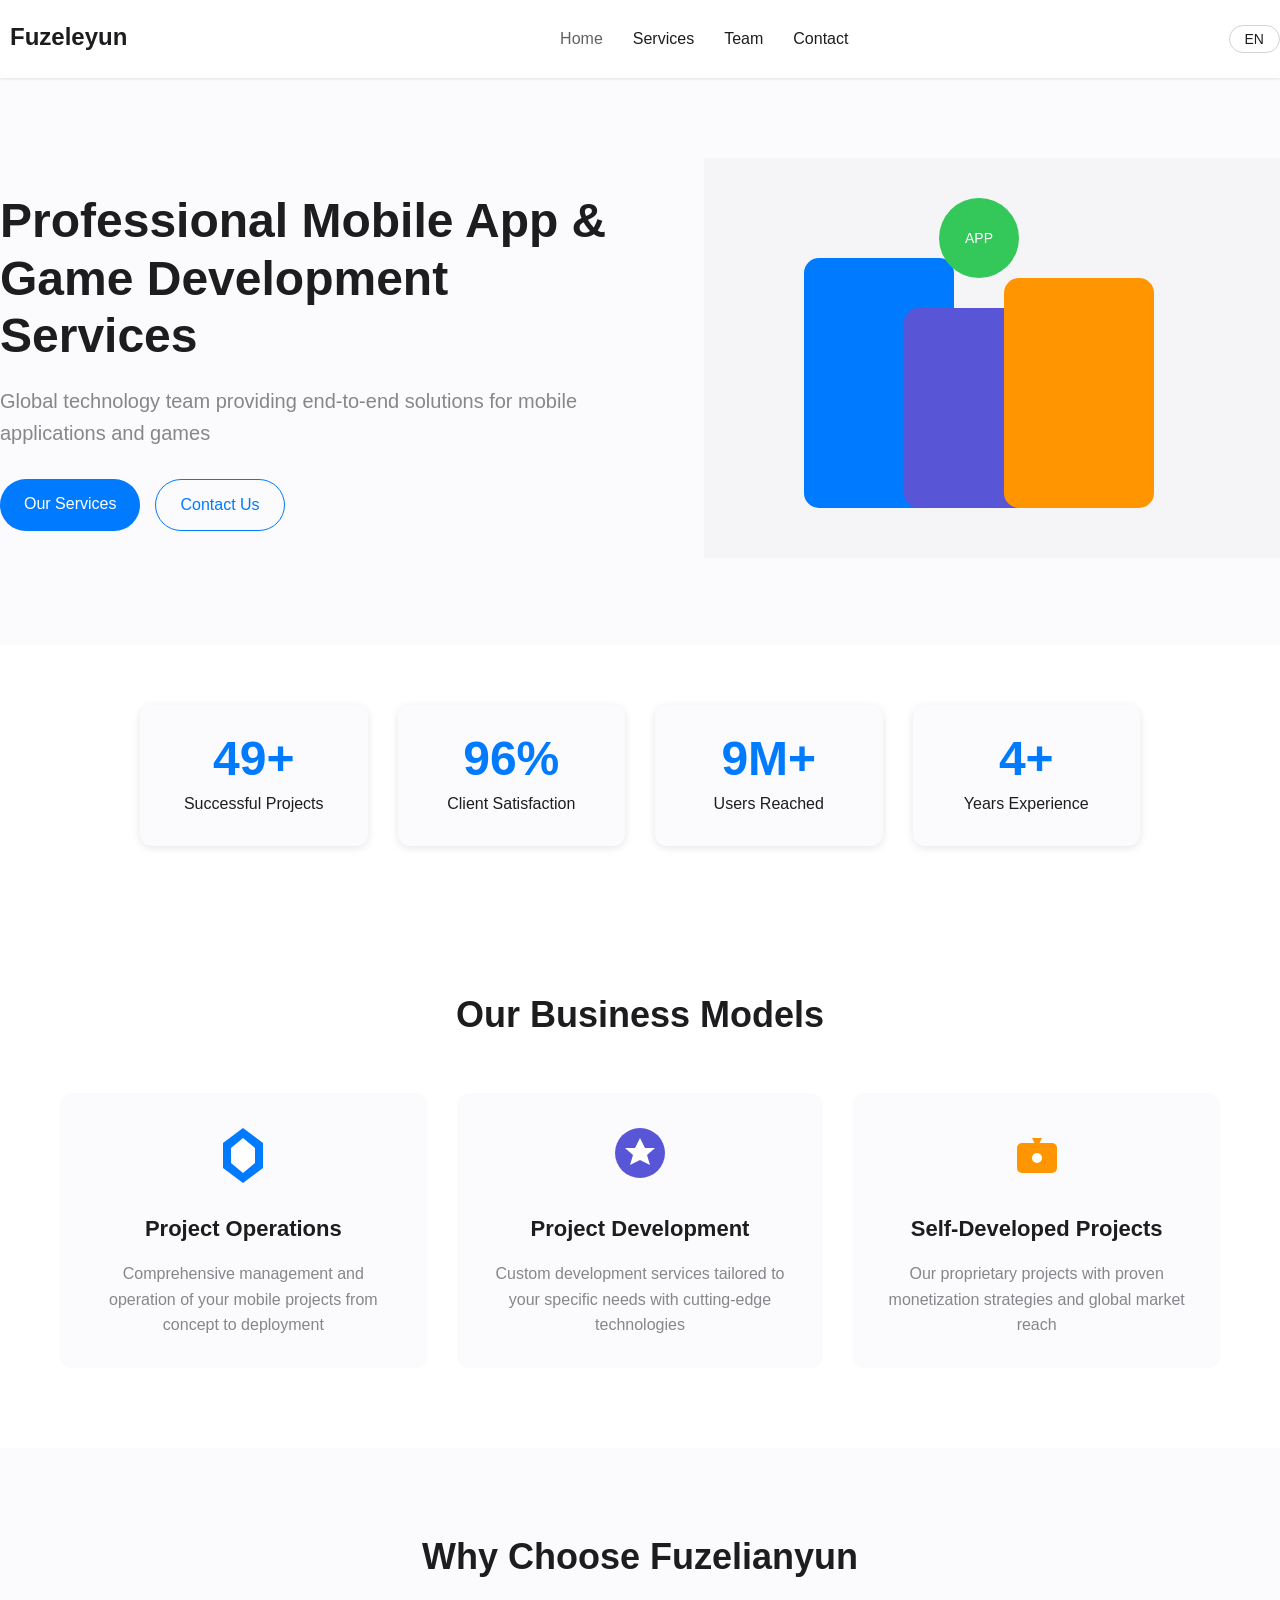
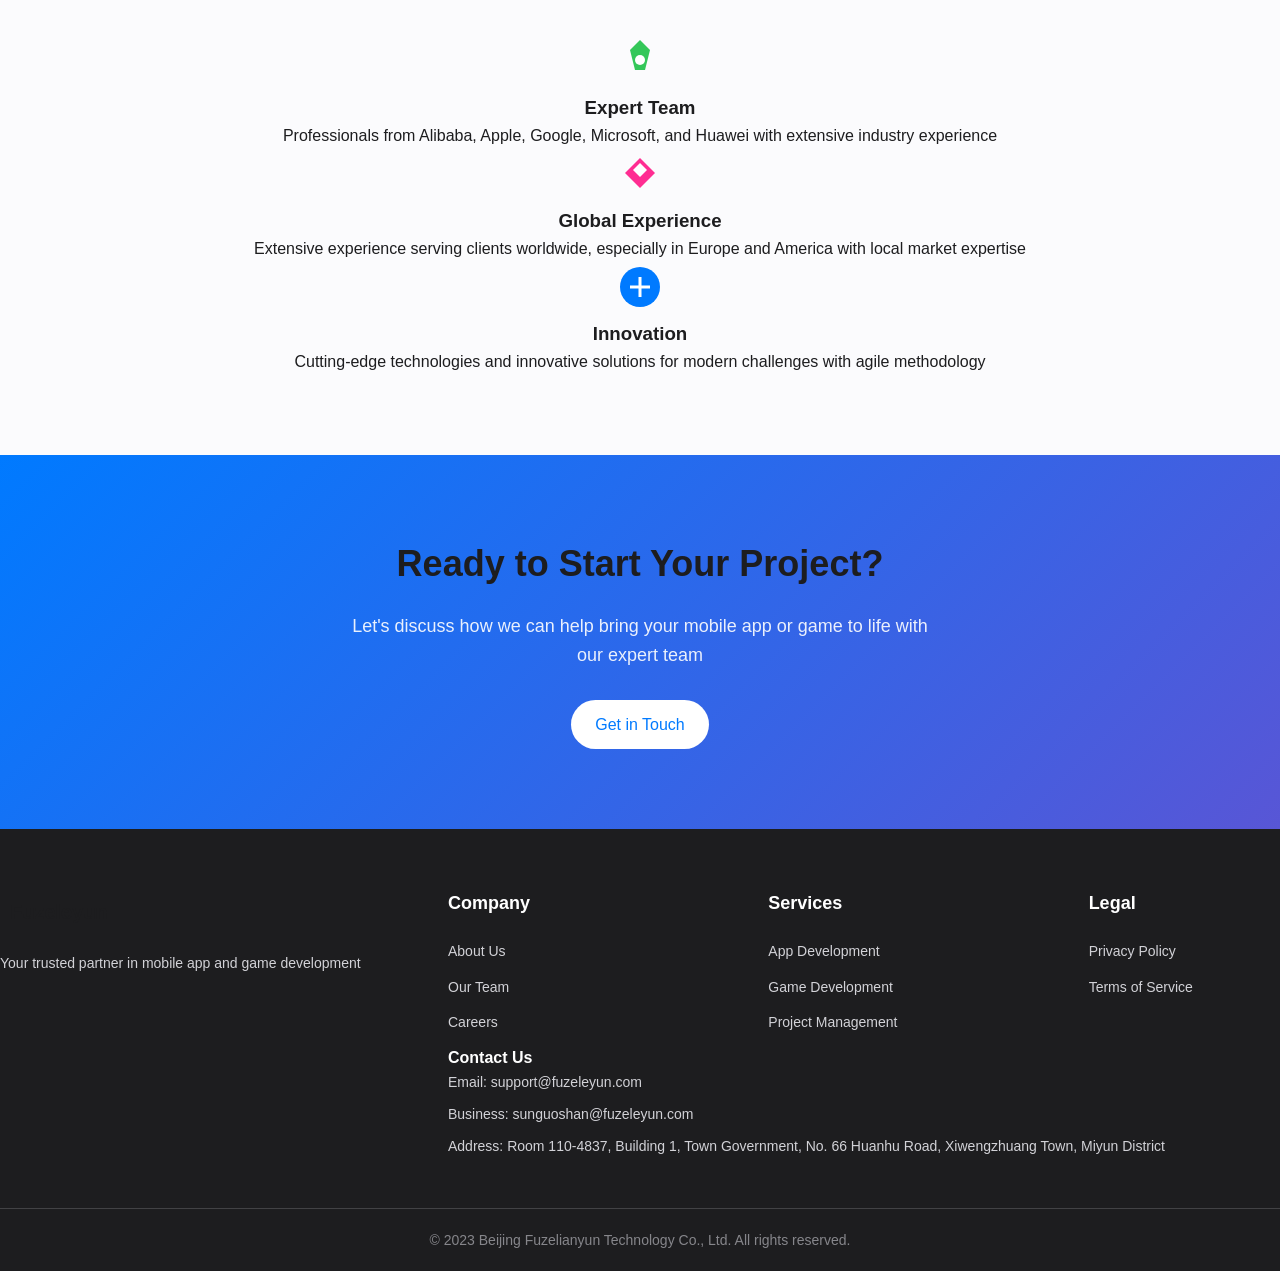
<file: index.html>
<!DOCTYPE html>
<html lang="en">
<head>
    <meta charset="UTF-8">
    <meta name="viewport" content="width=device-width, initial-scale=1.0">
    <meta name="description" content="Beijing Fuzelianyun Technology Co., Ltd. - Professional mobile application and game development services for global users">
    <meta name="keywords" content="mobile app development, game development, app operations, custom software solutions, Beijing Fuzelianyun">
    <meta name="author" content="Beijing Fuzelianyun Technology Co., Ltd.">
    <title>Fuzeleyun - Mobile App & Game Development Services</title>
    <link rel="stylesheet" href="css/styles.css">
    <link rel="canonical" href="https://fuzeleyun.com/">
    <!-- Structured Data -->
    <script type="application/ld+json">
    {
        "@context": "https://schema.org",
        "@type": "Organization",
        "name": "Beijing Fuzelianyun Technology Co., Ltd.",
        "url": "https://fuzeleyun.com",
        "address": {
            "@type": "PostalAddress",
            "streetAddress": "Room 110-4837, Building 1, Town Government",
            "addressLocality": "Xiwengzhuang Town",
            "addressRegion": "Miyun District",
            "addressCountry": "China"
        },
        "email": "support@fuzeleyun.com",
        "contactType": "customer service",
        "sameAs": [
            "https://fuzeleyun.com"
        ]
    }
    </script>
</head>
<body>
    <!-- Header -->
    <header>
        <nav class="main-nav">
            <div class="logo">
                <svg width="150" height="40" viewBox="0 0 150 40">
                    <text x="10" y="30" font-family="Arial, sans-serif" font-size="24" font-weight="bold" fill="#1d1d1f">Fuzeleyun</text>
                </svg>
            </div>
            <ul class="nav-links">
                <li><a href="index.html" class="active">Home</a></li>
                <li><a href="services.html">Services</a></li>
                <li><a href="team.html">Team</a></li>
                <li><a href="contact.html">Contact</a></li>
            </ul>
            <div class="language-switch">
                <button class="lang-btn">EN</button>
            </div>
        </nav>
    </header>

    <!-- Hero Section -->
    <section class="hero">
        <div class="hero-content">
            <h1>Professional Mobile App & Game Development Services</h1>
            <p class="hero-subtitle">Global technology team providing end-to-end solutions for mobile applications and games</p>
            <div class="cta-buttons">
                <a href="services.html" class="btn primary">Our Services</a>
                <a href="contact.html" class="btn secondary">Contact Us</a>
            </div>
        </div>
        <div class="hero-image">
            <svg width="600" height="400" viewBox="0 0 600 400">
                <rect width="600" height="400" fill="#f5f5f7"/>
                <rect x="100" y="100" width="150" height="250" rx="15" fill="#007aff"/>
                <rect x="200" y="150" width="150" height="200" rx="15" fill="#5856d6"/>
                <rect x="300" y="120" width="150" height="230" rx="15" fill="#ff9500"/>
                <circle cx="275" cy="80" r="40" fill="#34c759"/>
                <text x="275" y="85" text-anchor="middle" font-family="Arial" font-size="14" fill="white">APP</text>
            </svg>
        </div>
    </section>

    <!-- Statistics Section -->
    <section class="statistics-section">
        <div class="container">
            <div class="statistics-grid">
                <div class="statistic-card">
                    <div class="statistic-number">50+</div>
                    <div class="statistic-label">Successful Projects</div>
                </div>
                <div class="statistic-card">
                    <div class="statistic-number">98%</div>
                    <div class="statistic-label">Client Satisfaction</div>
                </div>
                <div class="statistic-card">
                    <div class="statistic-number">10M+</div>
                    <div class="statistic-label">Users Reached</div>
                </div>
                <div class="statistic-card">
                    <div class="statistic-number">5+</div>
                    <div class="statistic-label">Years Experience</div>
                </div>
            </div>
        </div>
    </section>

    <!-- Services Overview -->
    <section class="services-overview">
        <div class="container">
            <h2>Our Business Models</h2>
            <div class="services-grid">
                <div class="service-card">
                    <div class="service-icon">
                        <svg width="60" height="60" viewBox="0 0 60 60">
                            <path d="M30,5 L50,20 L50,45 L30,60 L10,45 L10,20 Z" fill="#007aff"/>
                            <path d="M30,15 L42,25 L42,40 L30,50 L18,40 L18,25 Z" fill="white"/>
                        </svg>
                    </div>
                    <h3>Project Operations</h3>
                    <p>Comprehensive management and operation of your mobile projects from concept to deployment</p>
                </div>
                <div class="service-card">
                    <div class="service-icon">
                        <svg width="60" height="60" viewBox="0 0 60 60">
                            <circle cx="30" cy="30" r="25" fill="#5856d6"/>
                            <path d="M30,15 L35,25 L45,25 L37,32 L40,42 L30,37 L20,42 L23,32 L15,25 L25,25 Z" fill="white"/>
                        </svg>
                    </div>
                    <h3>Project Development</h3>
                    <p>Custom development services tailored to your specific needs with cutting-edge technologies</p>
                </div>
                <div class="service-card">
                    <div class="service-icon">
                        <svg width="60" height="60" viewBox="0 0 60 60">
                            <rect x="10" y="20" width="40" height="30" rx="5" fill="#ff9500"/>
                            <path d="M25,15 L35,15 L30,25 Z" fill="#ff9500"/>
                            <circle cx="30" cy="35" r="5" fill="white"/>
                        </svg>
                    </div>
                    <h3>Self-Developed Projects</h3>
                    <p>Our proprietary projects with proven monetization strategies and global market reach</p>
                </div>
            </div>
        </div>
    </section>

    <!-- Why Choose Us -->
    <section class="why-choose-us">
        <div class="container">
            <div class="why-content">
                <h2>Why Choose Fuzelianyun</h2>
                <div class="why-features">
                    <div class="feature">
                        <svg width="50" height="50" viewBox="0 0 50 50">
                            <path d="M25,5 L35,15 L30,35 L20,35 L15,15 Z" fill="#34c759"/>
                            <circle cx="25" cy="25" r="5" fill="white"/>
                        </svg>
                        <h3>Expert Team</h3>
                        <p>Professionals from Alibaba, Apple, Google, Microsoft, and Huawei with extensive industry experience</p>
                    </div>
                    <div class="feature">
                        <svg width="50" height="50" viewBox="0 0 50 50">
                            <path d="M10,25 L25,10 L40,25 L25,40 Z" fill="#ff2d92"/>
                            <path d="M25,15 L32,22 L25,29 L18,22 Z" fill="white"/>
                        </svg>
                        <h3>Global Experience</h3>
                        <p>Extensive experience serving clients worldwide, especially in Europe and America with local market expertise</p>
                    </div>
                    <div class="feature">
                        <svg width="50" height="50" viewBox="0 0 50 50">
                            <circle cx="25" cy="25" r="20" fill="#007aff"/>
                            <path d="M25,15 L25,35 M15,25 L35,25" stroke="white" stroke-width="3"/>
                        </svg>
                        <h3>Innovation</h3>
                        <p>Cutting-edge technologies and innovative solutions for modern challenges with agile methodology</p>
                    </div>
                </div>
            </div>
        </div>
    </section>

    <!-- CTA Section -->
    <section class="cta-section">
        <div class="container">
            <h2>Ready to Start Your Project?</h2>
            <p>Let's discuss how we can help bring your mobile app or game to life with our expert team</p>
            <a href="contact.html" class="btn primary">Get in Touch</a>
        </div>
    </section>

    <!-- Footer -->
    <footer>
        <div class="footer-content">
            <div class="footer-logo">
                <svg width="130" height="40" viewBox="0 0 130 40">
                    <text x="10" y="30" font-family="Arial, sans-serif" font-size="20" font-weight="bold" fill="#1d1d1f">Fuzeleyun</text>
                </svg>
                <p>Your trusted partner in mobile app and game development</p>
            </div>
            <div class="footer-links">
                <div class="link-group">
                    <h4>Company</h4>
                    <ul>
                        <li><a href="about.html">About Us</a></li>
                        <li><a href="team.html">Our Team</a></li>
                        <li><a href="careers.html">Careers</a></li>
                    </ul>
                </div>
                <div class="link-group">
                    <h4>Services</h4>
                    <ul>
                        <li><a href="services.html">App Development</a></li>
                        <li><a href="services.html">Game Development</a></li>
                        <li><a href="services.html">Project Management</a></li>
                    </ul>
                </div>
                <div class="link-group">
                    <h4>Legal</h4>
                    <ul>
                        <li><a href="privacy.html">Privacy Policy</a></li>
                        <li><a href="terms.html">Terms of Service</a></li>
                    </ul>
                </div>
                <div class="contact-info">
                    <h4>Contact Us</h4>
                    <p>Email: support@fuzeleyun.com</p>
                    <p>Business: sunguoshan@fuzeleyun.com</p>
                    <p>Address: Room 110-4837, Building 1, Town Government, No. 66 Huanhu Road, Xiwengzhuang Town, Miyun District</p>
                </div>
            </div>
        </div>
        <div class="footer-bottom">
            <p>&copy; 2023 Beijing Fuzelianyun Technology Co., Ltd. All rights reserved.</p>
        </div>
    </footer>

    <script src="js/main.js"></script>
</body>
</html>
</file>
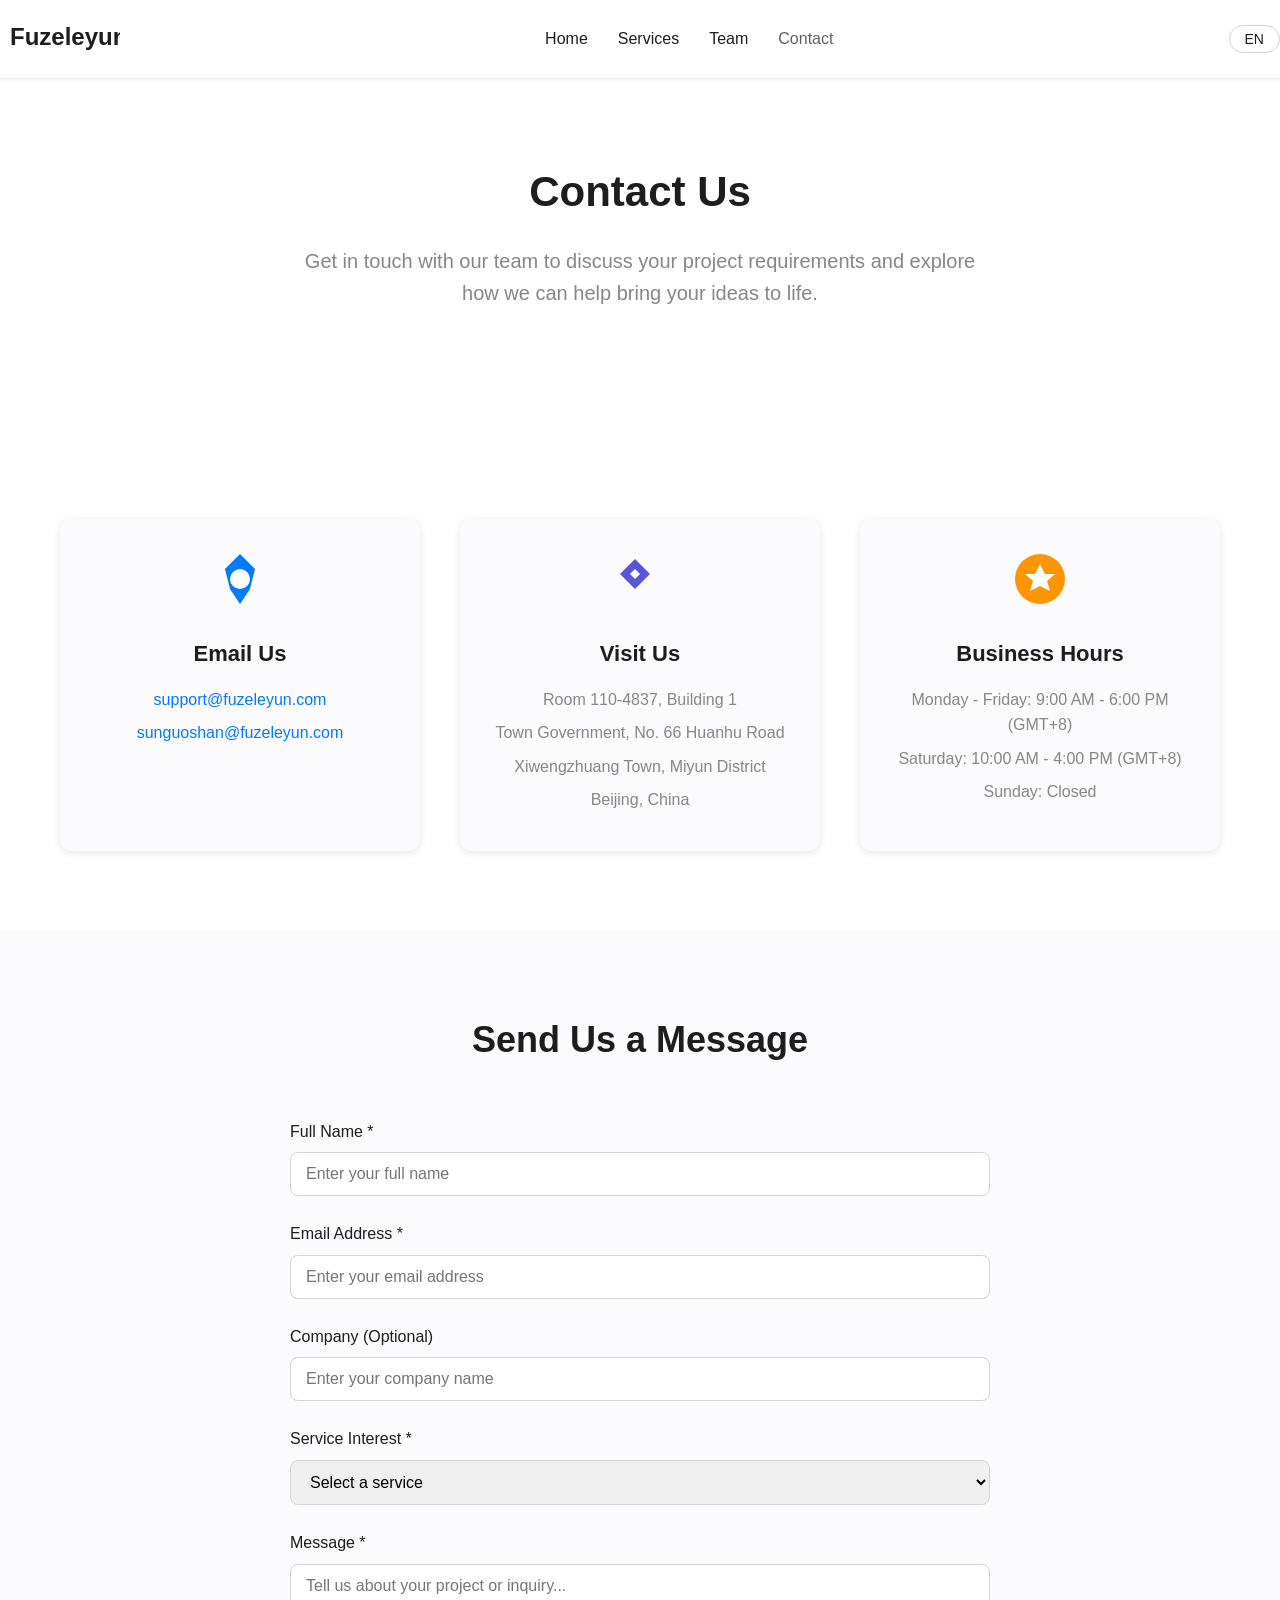
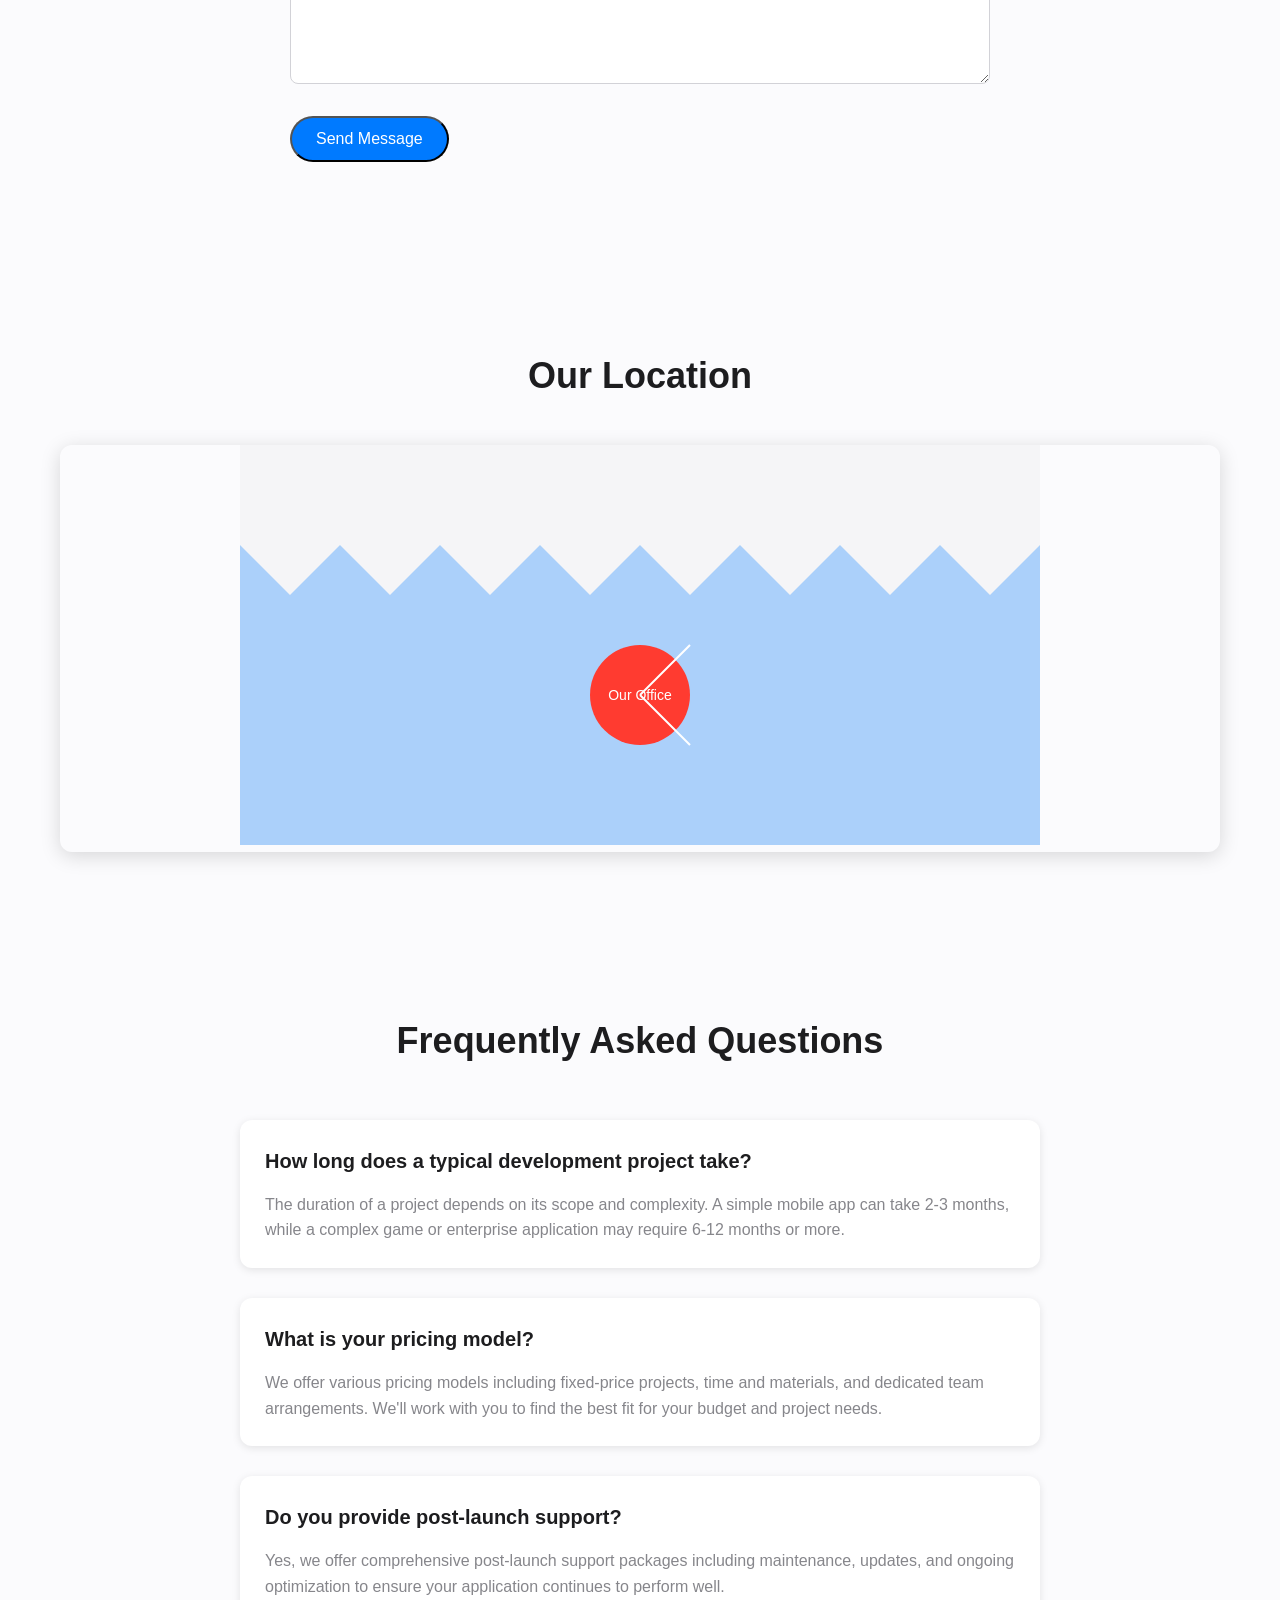
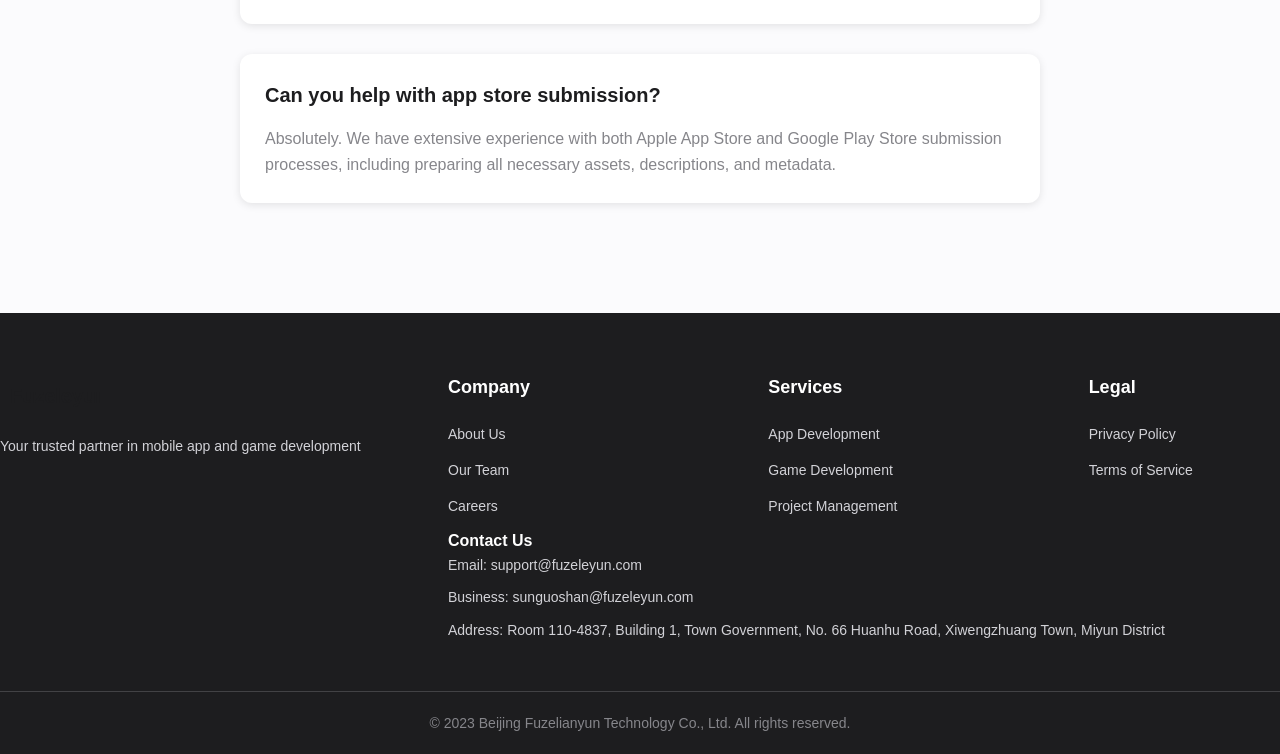
<file: contact.html>
<!DOCTYPE html>
<html lang="en">
<head>
    <meta charset="UTF-8">
    <meta name="viewport" content="width=device-width, initial-scale=1.0">
    <meta name="description" content="Contact Fuzeleyun - Professional Mobile App and Game Development Services">
    <meta name="keywords" content="contact Fuzeleyun, app development inquiry, game development quote, mobile services consultation">
    <meta name="author" content="Beijing Fuzelianyun Technology Co., Ltd.">
    <title>Contact Us - Fuzeleyun</title>
    <link rel="stylesheet" href="css/styles.css">
    <link rel="canonical" href="https://fuzeleyun.com/contact.html">
    <!-- Structured Data -->
    <script type="application/ld+json">
    {
        "@context": "https://schema.org",
        "@type": "ContactPage",
        "name": "Contact Fuzeleyun",
        "url": "https://fuzeleyun.com/contact.html",
        "mainEntity": {
            "@type": "Organization",
            "name": "Beijing Fuzelianyun Technology Co., Ltd.",
            "contactPoint": {
                "@type": "ContactPoint",
                "telephone": "+86-10-12345678",
                "contactType": "customer service",
                "email": "support@fuzeleyun.com",
                "availableLanguage": ["English", "Chinese"]
            }
        }
    }
    </script>
</head>
<body>
    <!-- Header -->
    <header>
        <nav class="main-nav">
            <div class="logo">
                <svg width="120" height="40" viewBox="0 0 120 40">
                    <text x="10" y="30" font-family="Arial, sans-serif" font-size="24" font-weight="bold" fill="#1d1d1f">Fuzeleyun</text>
                </svg>
            </div>
            <ul class="nav-links">
                <li><a href="index.html">Home</a></li>
                <li><a href="services.html">Services</a></li>
                <li><a href="team.html">Team</a></li>
                <li><a href="contact.html" class="active">Contact</a></li>
            </ul>
            <div class="language-switch">
                <button class="lang-btn">EN</button>
            </div>
        </nav>
    </header>

    <!-- Page Header -->
    <section class="page-header">
        <div class="container">
            <h1>Contact Us</h1>
            <p>Get in touch with our team to discuss your project requirements and explore how we can help bring your ideas to life.</p>
        </div>
    </section>

    <!-- Contact Information -->
    <section class="contact-info-section">
        <div class="container">
            <div class="contact-info-grid">
                <div class="contact-method">
                    <div class="contact-icon">
                        <svg width="60" height="60" viewBox="0 0 60 60">
                            <path d="M30,5 L45,20 L40,40 L30,55 L20,40 L15,20 Z" fill="#007aff"/>
                            <circle cx="30" cy="30" r="10" fill="white"/>
                        </svg>
                    </div>
                    <h3>Email Us</h3>
                    <p><a href="mailto:support@fuzeleyun.com">support@fuzeleyun.com</a></p>
                    <p><a href="mailto:sunguoshan@fuzeleyun.com">sunguoshan@fuzeleyun.com</a></p>
                </div>

                <div class="contact-method">
                    <div class="contact-icon">
                        <svg width="60" height="60" viewBox="0 0 60 60">
                            <path d="M10,25 L25,10 L40,25 L25,40 Z" fill="#5856d6"/>
                            <path d="M25,20 L30,25 L25,30 L20,25 Z" fill="white"/>
                        </svg>
                    </div>
                    <h3>Visit Us</h3>
                    <p>Room 110-4837, Building 1</p>
                    <p>Town Government, No. 66 Huanhu Road</p>
                    <p>Xiwengzhuang Town, Miyun District</p>
                    <p>Beijing, China</p>
                </div>

                <div class="contact-method">
                    <div class="contact-icon">
                        <svg width="60" height="60" viewBox="0 0 60 60">
                            <circle cx="30" cy="30" r="25" fill="#ff9500"/>
                            <path d="M30,15 L35,25 L45,25 L37,32 L40,42 L30,37 L20,42 L23,32 L15,25 L25,25 Z" fill="white"/>
                        </svg>
                    </div>
                    <h3>Business Hours</h3>
                    <p>Monday - Friday: 9:00 AM - 6:00 PM (GMT+8)</p>
                    <p>Saturday: 10:00 AM - 4:00 PM (GMT+8)</p>
                    <p>Sunday: Closed</p>
                </div>
            </div>
        </div>
    </section>

    <!-- Contact Form -->
    <section class="contact-form-section">
        <div class="container">
            <h2>Send Us a Message</h2>
            <form id="contact-form" class="contact-form">
                <div class="form-group">
                    <label for="name">Full Name *</label>
                    <input type="text" id="name" name="name" required placeholder="Enter your full name">
                </div>
                <div class="form-group">
                    <label for="email">Email Address *</label>
                    <input type="email" id="email" name="email" required placeholder="Enter your email address">
                </div>
                <div class="form-group">
                    <label for="company">Company (Optional)</label>
                    <input type="text" id="company" name="company" placeholder="Enter your company name">
                </div>
                <div class="form-group">
                    <label for="service">Service Interest *</label>
                    <select id="service" name="service" required>
                        <option value="" disabled selected>Select a service</option>
                        <option value="app-development">Mobile App Development</option>
                        <option value="game-development">Game Development</option>
                        <option value="project-operations">Project Operations</option>
                        <option value="self-developed">Self-Developed Projects</option>
                        <option value="consultation">Consultation</option>
                    </select>
                </div>
                <div class="form-group">
                    <label for="message">Message *</label>
                    <textarea id="message" name="message" rows="5" required placeholder="Tell us about your project or inquiry..."></textarea>
                </div>
                <div class="form-group">
                    <button type="submit" class="btn primary">Send Message</button>
                </div>
            </form>
        </div>
    </section>

    <!-- Map Section -->
    <section class="map-section">
        <div class="container">
            <h2>Our Location</h2>
            <div class="map-placeholder">
                <svg width="100%" height="400" viewBox="0 0 800 400">
                    <rect width="800" height="400" fill="#f5f5f7"/>
                    <path d="M400,100 L450,150 L500,100 L550,150 L600,100 L650,150 L700,100 L750,150 L800,100 L800,400 L0,400 L0,100 L50,150 L100,100 L150,150 L200,100 L250,150 L300,100 L350,150 L400,100" fill="#007aff" opacity="0.3"/>
                    <circle cx="400" cy="250" r="50" fill="#ff3b30"/>
                    <text x="400" y="255" text-anchor="middle" font-family="Arial" font-size="14" fill="white">Our Office</text>
                    <path d="M400,250 L450,200 M400,250 L450,300" stroke="#ffffff" stroke-width="2"/>
                </svg>
            </div>
        </div>
    </section>

    <!-- FAQ Section -->
    <section class="faq-section">
        <div class="container">
            <h2>Frequently Asked Questions</h2>
            <div class="faq-list">
                <div class="faq-item">
                    <h3>How long does a typical development project take?</h3>
                    <p>The duration of a project depends on its scope and complexity. A simple mobile app can take 2-3 months, while a complex game or enterprise application may require 6-12 months or more.</p>
                </div>
                <div class="faq-item">
                    <h3>What is your pricing model?</h3>
                    <p>We offer various pricing models including fixed-price projects, time and materials, and dedicated team arrangements. We'll work with you to find the best fit for your budget and project needs.</p>
                </div>
                <div class="faq-item">
                    <h3>Do you provide post-launch support?</h3>
                    <p>Yes, we offer comprehensive post-launch support packages including maintenance, updates, and ongoing optimization to ensure your application continues to perform well.</p>
                </div>
                <div class="faq-item">
                    <h3>Can you help with app store submission?</h3>
                    <p>Absolutely. We have extensive experience with both Apple App Store and Google Play Store submission processes, including preparing all necessary assets, descriptions, and metadata.</p>
                </div>
            </div>
        </div>
    </section>

    <!-- Footer -->
    <footer>
        <div class="footer-content">
            <div class="footer-logo">
                <svg width="100" height="40" viewBox="0 0 100 40">
                    <text x="10" y="30" font-family="Arial, sans-serif" font-size="20" font-weight="bold" fill="#1d1d1f">Fuzeleyun</text>
                </svg>
                <p>Your trusted partner in mobile app and game development</p>
            </div>
            <div class="footer-links">
                <div class="link-group">
                    <h4>Company</h4>
                    <ul>
                        <li><a href="about.html">About Us</a></li>
                        <li><a href="team.html">Our Team</a></li>
                        <li><a href="careers.html">Careers</a></li>
                    </ul>
                </div>
                <div class="link-group">
                    <h4>Services</h4>
                    <ul>
                        <li><a href="services.html">App Development</a></li>
                        <li><a href="services.html">Game Development</a></li>
                        <li><a href="services.html">Project Management</a></li>
                    </ul>
                </div>
                <div class="link-group">
                    <h4>Legal</h4>
                    <ul>
                        <li><a href="privacy.html">Privacy Policy</a></li>
                        <li><a href="terms.html">Terms of Service</a></li>
                    </ul>
                </div>
                <div class="contact-info">
                    <h4>Contact Us</h4>
                    <p>Email: support@fuzeleyun.com</p>
                    <p>Business: sunguoshan@fuzeleyun.com</p>
                    <p>Address: Room 110-4837, Building 1, Town Government, No. 66 Huanhu Road, Xiwengzhuang Town, Miyun District</p>
                </div>
            </div>
        </div>
        <div class="footer-bottom">
            <p>&copy; 2023 Beijing Fuzelianyun Technology Co., Ltd. All rights reserved.</p>
        </div>
    </footer>

    <script src="js/main.js"></script>
</body>
</html>
</file>
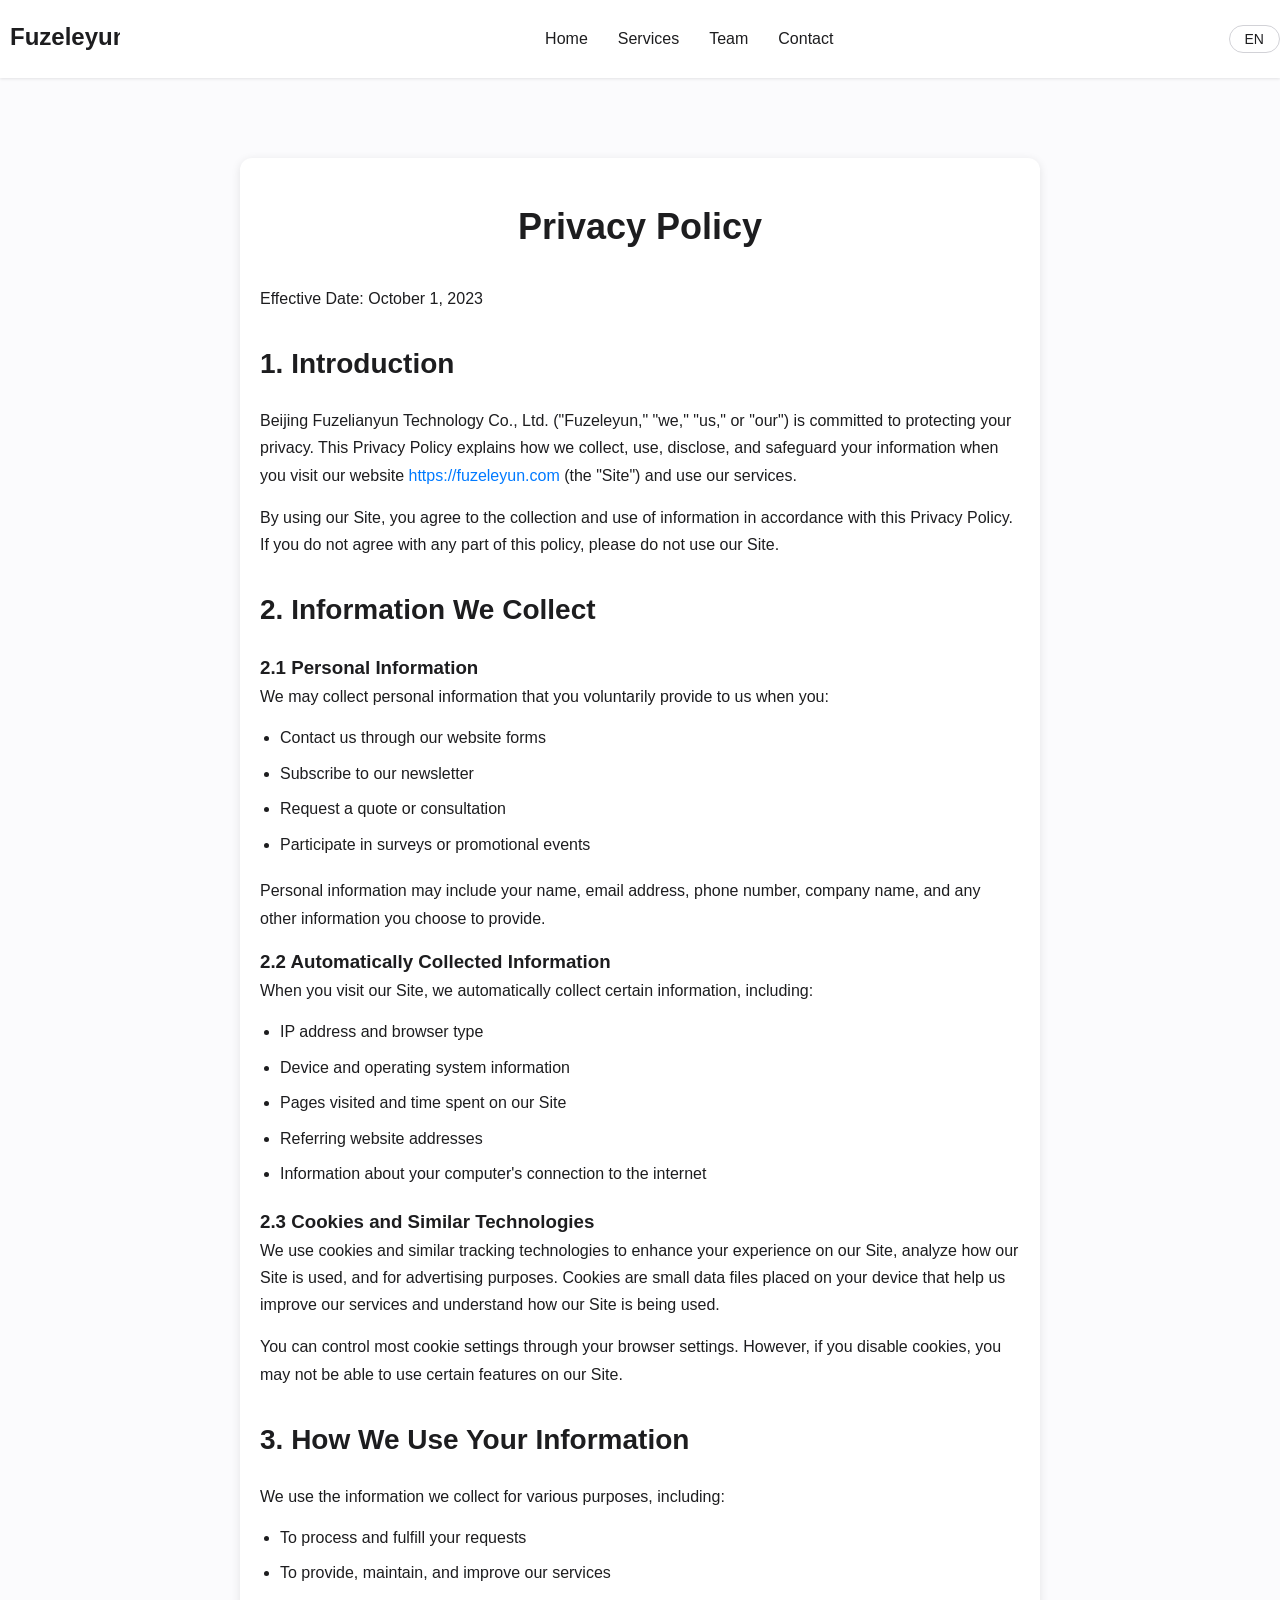
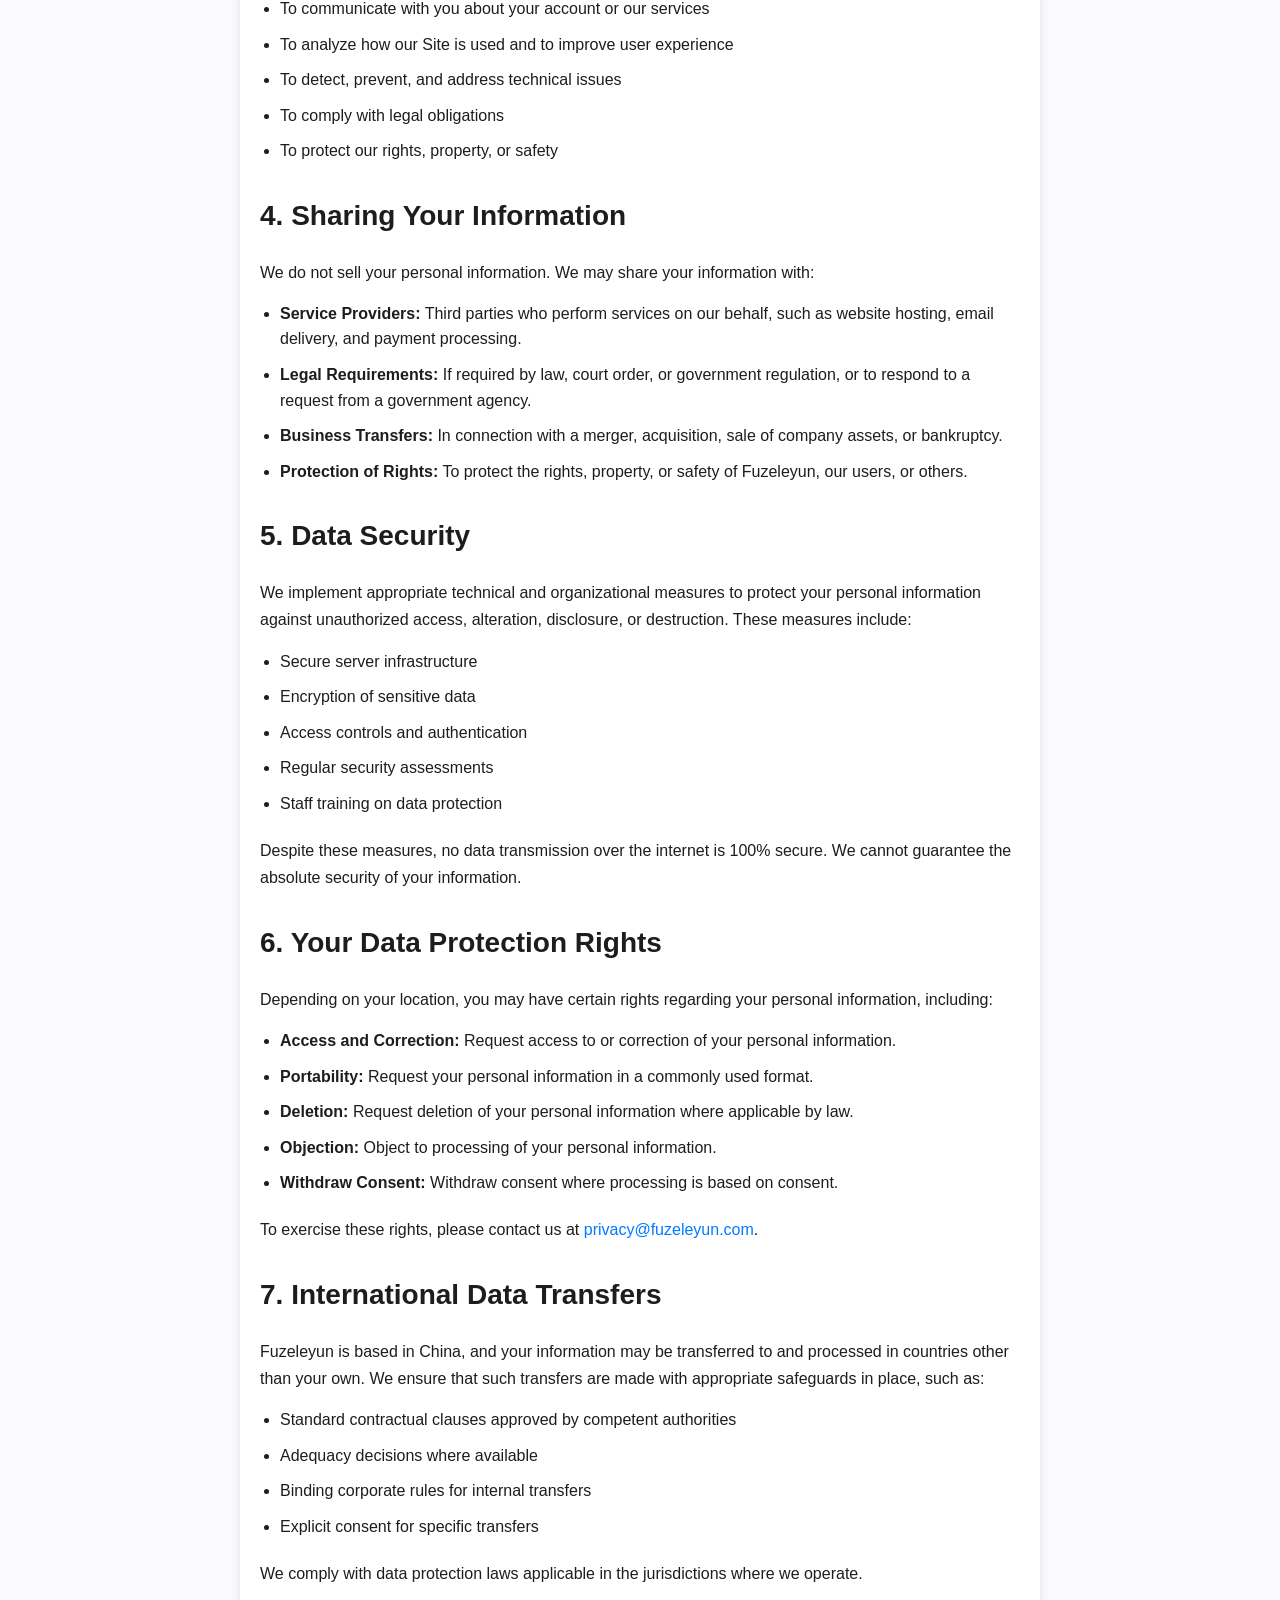
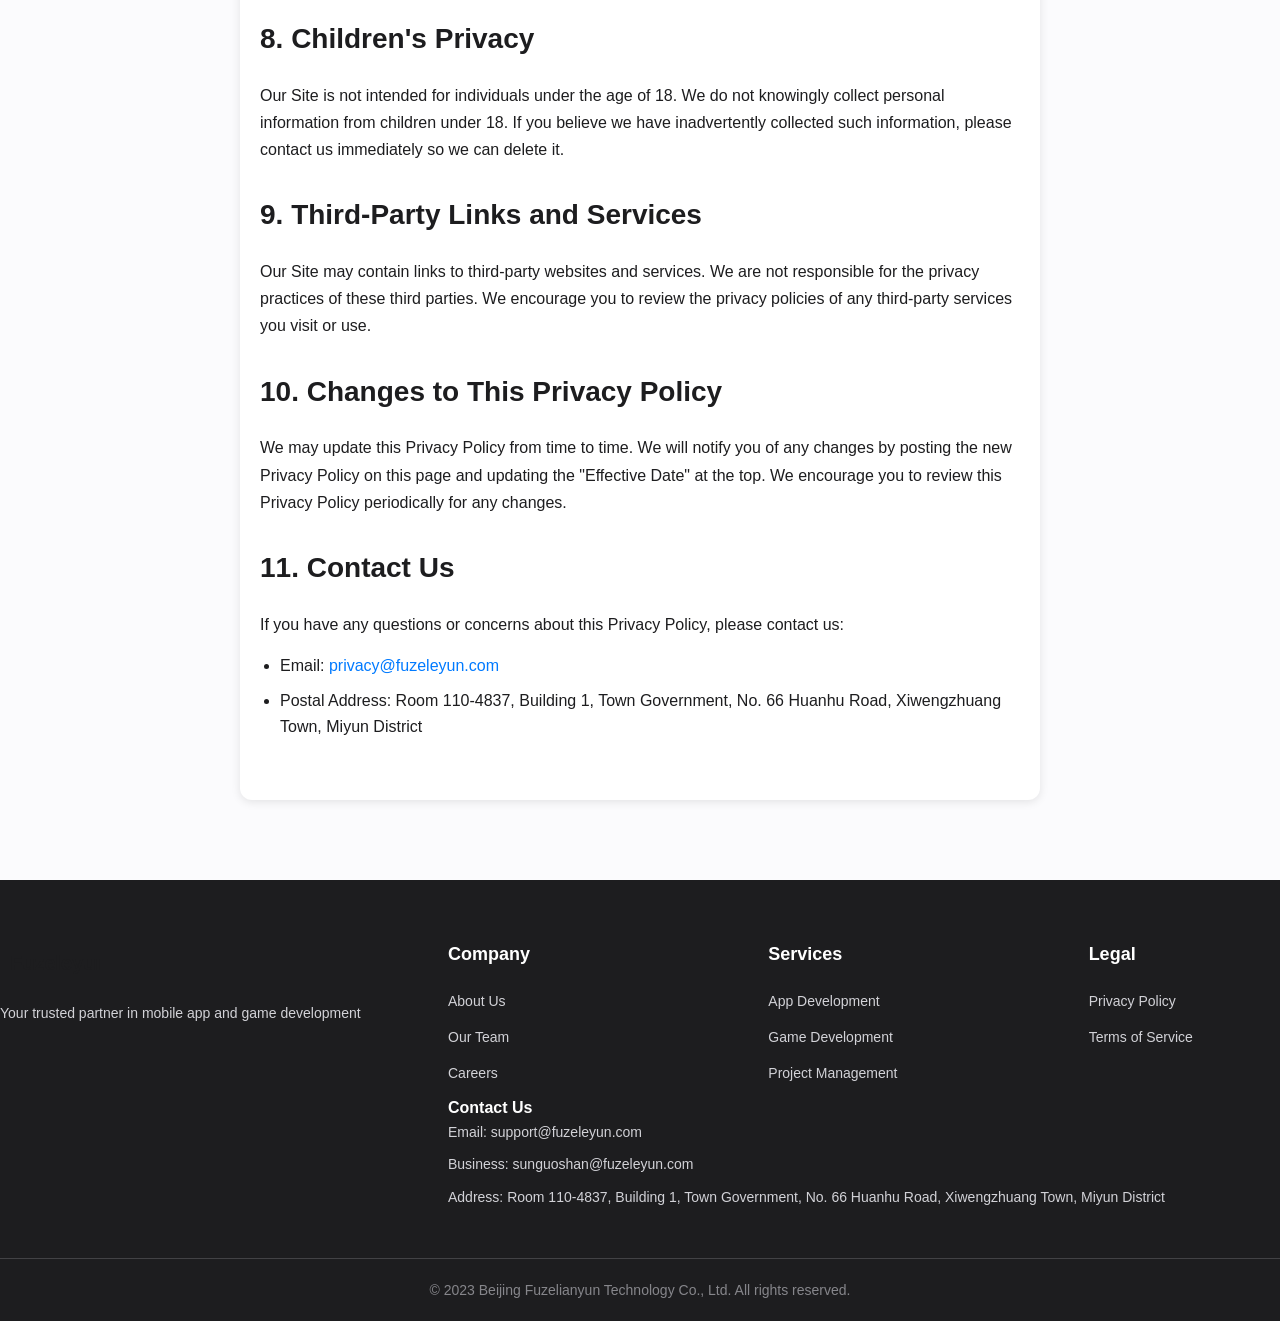
<file: privacy.html>
<!DOCTYPE html>
<html lang="en">
<head>
    <meta charset="UTF-8">
    <meta name="viewport" content="width=device-width, initial-scale=1.0">
    <meta name="description" content="Fuzeleyun Privacy Policy - How we collect, use, and protect your personal information">
    <meta name="keywords" content="Fuzeleyun privacy policy, data protection, GDPR compliance, CCPA compliance">
    <meta name="author" content="Beijing Fuzelianyun Technology Co., Ltd.">
    <title>Privacy Policy - Fuzeleyun</title>
    <link rel="stylesheet" href="css/styles.css">
    <link rel="canonical" href="https://fuzeleyun.com/privacy.html">
</head>
<body>
    <!-- Header -->
    <header>
        <nav class="main-nav">
            <div class="logo">
                <svg width="120" height="40" viewBox="0 0 120 40">
                    <text x="10" y="30" font-family="Arial, sans-serif" font-size="24" font-weight="bold" fill="#1d1d1f">Fuzeleyun</text>
                </svg>
            </div>
            <ul class="nav-links">
                <li><a href="index.html">Home</a></li>
                <li><a href="services.html">Services</a></li>
                <li><a href="team.html">Team</a></li>
                <li><a href="contact.html">Contact</a></li>
            </ul>
            <div class="language-switch">
                <button class="lang-btn">EN</button>
            </div>
        </nav>
    </header>

    <!-- Privacy Policy Content -->
    <main class="content">
        <div class="container">
            <div class="privacy-content">
                <h1>Privacy Policy</h1>
                <p class="last-updated">Effective Date: October 1, 2023</p>
                
                <div class="privacy-section">
                    <h2>1. Introduction</h2>
            <p>Beijing Fuzelianyun Technology Co., Ltd. ("Fuzeleyun," "we," "us," or "our") is committed to protecting your privacy. This Privacy Policy explains how we collect, use, disclose, and safeguard your information when you visit our website <a href="https://fuzeleyun.com">https://fuzeleyun.com</a> (the "Site") and use our services.</p>
            <p>By using our Site, you agree to the collection and use of information in accordance with this Privacy Policy. If you do not agree with any part of this policy, please do not use our Site.</p>
        </div>

        <div class="privacy-section">
            <h2>2. Information We Collect</h2>
            
            <h3>2.1 Personal Information</h3>
            <p>We may collect personal information that you voluntarily provide to us when you:</p>
            <ul>
                <li>Contact us through our website forms</li>
                <li>Subscribe to our newsletter</li>
                <li>Request a quote or consultation</li>
                <li>Participate in surveys or promotional events</li>
            </ul>
            <p>Personal information may include your name, email address, phone number, company name, and any other information you choose to provide.</p>
            
            <h3>2.2 Automatically Collected Information</h3>
            <p>When you visit our Site, we automatically collect certain information, including:</p>
            <ul>
                <li>IP address and browser type</li>
                <li>Device and operating system information</li>
                <li>Pages visited and time spent on our Site</li>
                <li>Referring website addresses</li>
                <li>Information about your computer's connection to the internet</li>
            </ul>
            
            <h3>2.3 Cookies and Similar Technologies</h3>
            <p>We use cookies and similar tracking technologies to enhance your experience on our Site, analyze how our Site is used, and for advertising purposes. Cookies are small data files placed on your device that help us improve our services and understand how our Site is being used.</p>
            <p>You can control most cookie settings through your browser settings. However, if you disable cookies, you may not be able to use certain features on our Site.</p>
        </div>

        <div class="privacy-section">
            <h2>3. How We Use Your Information</h3>
            <p>We use the information we collect for various purposes, including:</p>
            <ul>
                <li>To process and fulfill your requests</li>
                <li>To provide, maintain, and improve our services</li>
                <li>To communicate with you about your account or our services</li>
                <li>To analyze how our Site is used and to improve user experience</li>
                <li>To detect, prevent, and address technical issues</li>
                <li>To comply with legal obligations</li>
                <li>To protect our rights, property, or safety</li>
            </ul>
        </div>

        <div class="privacy-section">
            <h2>4. Sharing Your Information</h2>
            <p>We do not sell your personal information. We may share your information with:</p>
            <ul>
                <li><strong>Service Providers:</strong> Third parties who perform services on our behalf, such as website hosting, email delivery, and payment processing.</li>
                <li><strong>Legal Requirements:</strong> If required by law, court order, or government regulation, or to respond to a request from a government agency.</li>
                <li><strong>Business Transfers:</strong> In connection with a merger, acquisition, sale of company assets, or bankruptcy.</li>
                <li><strong>Protection of Rights:</strong> To protect the rights, property, or safety of Fuzeleyun, our users, or others.</li>
            </ul>
        </div>

        <div class="privacy-section">
            <h2>5. Data Security</h2>
            <p>We implement appropriate technical and organizational measures to protect your personal information against unauthorized access, alteration, disclosure, or destruction. These measures include:</p>
            <ul>
                <li>Secure server infrastructure</li>
                <li>Encryption of sensitive data</li>
                <li>Access controls and authentication</li>
                <li>Regular security assessments</li>
                <li>Staff training on data protection</li>
            </ul>
            <p>Despite these measures, no data transmission over the internet is 100% secure. We cannot guarantee the absolute security of your information.</p>
        </div>

        <div class="privacy-section">
            <h2>6. Your Data Protection Rights</h2>
            <p>Depending on your location, you may have certain rights regarding your personal information, including:</p>
            <ul>
                <li><strong>Access and Correction:</strong> Request access to or correction of your personal information.</li>
                <li><strong>Portability:</strong> Request your personal information in a commonly used format.</li>
                <li><strong>Deletion:</strong> Request deletion of your personal information where applicable by law.</li>
                <li><strong>Objection:</strong> Object to processing of your personal information.</li>
                <li><strong>Withdraw Consent:</strong> Withdraw consent where processing is based on consent.</li>
            </ul>
            <p>To exercise these rights, please contact us at <a href="mailto:privacy@fuzeleyun.com">privacy@fuzeleyun.com</a>.</p>
        </div>

        <div class="privacy-section">
            <h2>7. International Data Transfers</h2>
            <p>Fuzeleyun is based in China, and your information may be transferred to and processed in countries other than your own. We ensure that such transfers are made with appropriate safeguards in place, such as:</p>
            <ul>
                <li>Standard contractual clauses approved by competent authorities</li>
                <li>Adequacy decisions where available</li>
                <li>Binding corporate rules for internal transfers</li>
                <li>Explicit consent for specific transfers</li>
            </ul>
            <p>We comply with data protection laws applicable in the jurisdictions where we operate.</p>
        </div>

        <div class="privacy-section">
            <h2>8. Children's Privacy</h2>
            <p>Our Site is not intended for individuals under the age of 18. We do not knowingly collect personal information from children under 18. If you believe we have inadvertently collected such information, please contact us immediately so we can delete it.</p>
        </div>

        <div class="privacy-section">
            <h2>9. Third-Party Links and Services</h2>
            <p>Our Site may contain links to third-party websites and services. We are not responsible for the privacy practices of these third parties. We encourage you to review the privacy policies of any third-party services you visit or use.</p>
        </div>

        <div class="privacy-section">
            <h2>10. Changes to This Privacy Policy</h2>
            <p>We may update this Privacy Policy from time to time. We will notify you of any changes by posting the new Privacy Policy on this page and updating the "Effective Date" at the top. We encourage you to review this Privacy Policy periodically for any changes.</p>
        </div>

        <div class="privacy-section">
            <h2>11. Contact Us</h2>
            <p>If you have any questions or concerns about this Privacy Policy, please contact us:</p>
            <ul>
                <li>Email: <a href="mailto:privacy@fuzeleyun.com">privacy@fuzeleyun.com</a></li>
                <li>Postal Address: Room 110-4837, Building 1, Town Government, No. 66 Huanhu Road, Xiwengzhuang Town, Miyun District</li>
            </ul>
                </div>
            </div>
        </div>
    </main>

    <!-- Footer -->
    <footer>
        <div class="footer-content">
            <div class="footer-logo">
                <svg width="100" height="40" viewBox="0 0 100 40">
                    <text x="10" y="30" font-family="Arial, sans-serif" font-size="20" font-weight="bold" fill="#1d1d1f">Fuzeleyun</text>
                </svg>
                <p>Your trusted partner in mobile app and game development</p>
            </div>
            <div class="footer-links">
                <div class="link-group">
                    <h4>Company</h4>
                    <ul>
                        <li><a href="about.html">About Us</a></li>
                        <li><a href="team.html">Our Team</a></li>
                        <li><a href="careers.html">Careers</a></li>
                    </ul>
                </div>
                <div class="link-group">
                    <h4>Services</h4>
                    <ul>
                        <li><a href="services.html">App Development</a></li>
                        <li><a href="services.html">Game Development</a></li>
                        <li><a href="services.html">Project Management</a></li>
                    </ul>
                </div>
                <div class="link-group">
                    <h4>Legal</h4>
                    <ul>
                        <li><a href="privacy.html" class="active">Privacy Policy</a></li>
                        <li><a href="terms.html">Terms of Service</a></li>
                    </ul>
                </div>
                <div class="contact-info">
                    <h4>Contact Us</h4>
                    <p>Email: support@fuzeleyun.com</p>
                    <p>Business: sunguoshan@fuzeleyun.com</p>
                    <p>Address: Room 110-4837, Building 1, Town Government, No. 66 Huanhu Road, Xiwengzhuang Town, Miyun District</p>
                </div>
            </div>
        </div>
        <div class="footer-bottom">
            <p>&copy; 2023 Beijing Fuzelianyun Technology Co., Ltd. All rights reserved.</p>
        </div>
    </footer>

    <script src="js/main.js"></script>
</body>
</html>
</file>
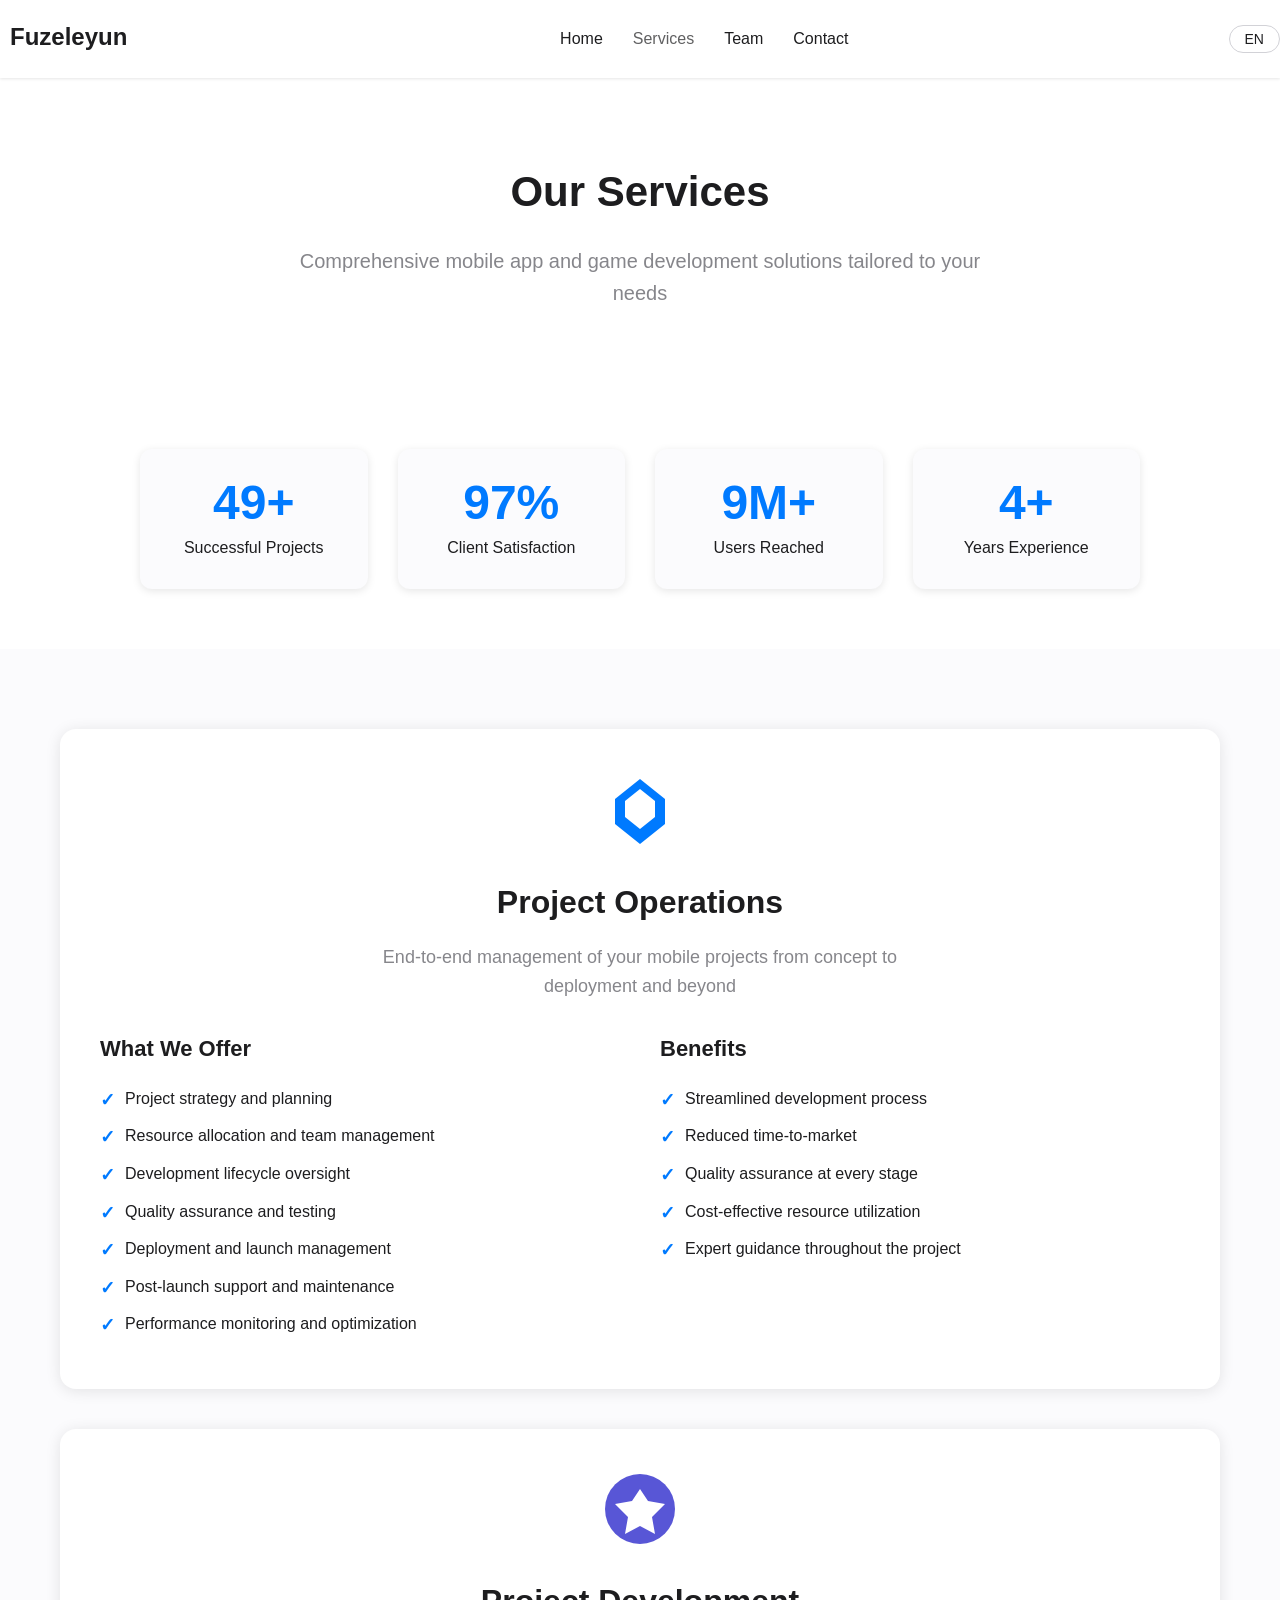
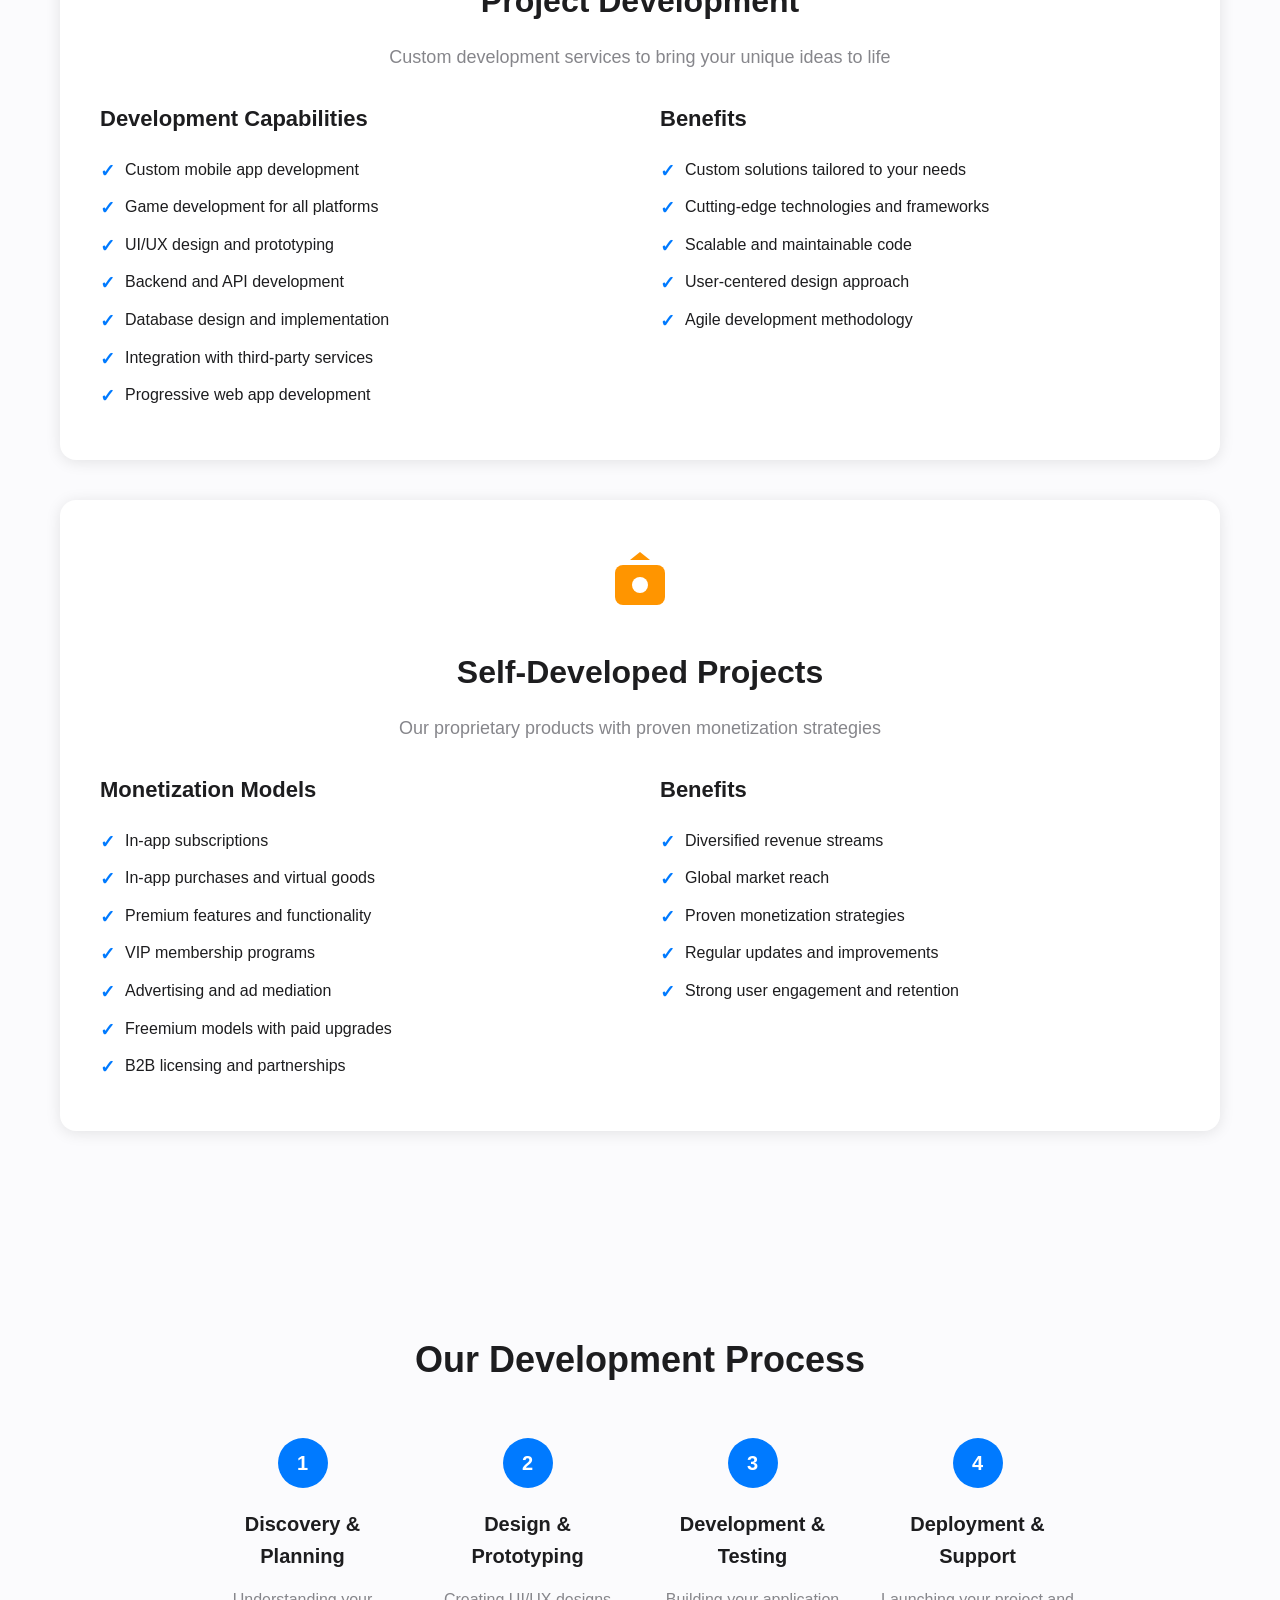
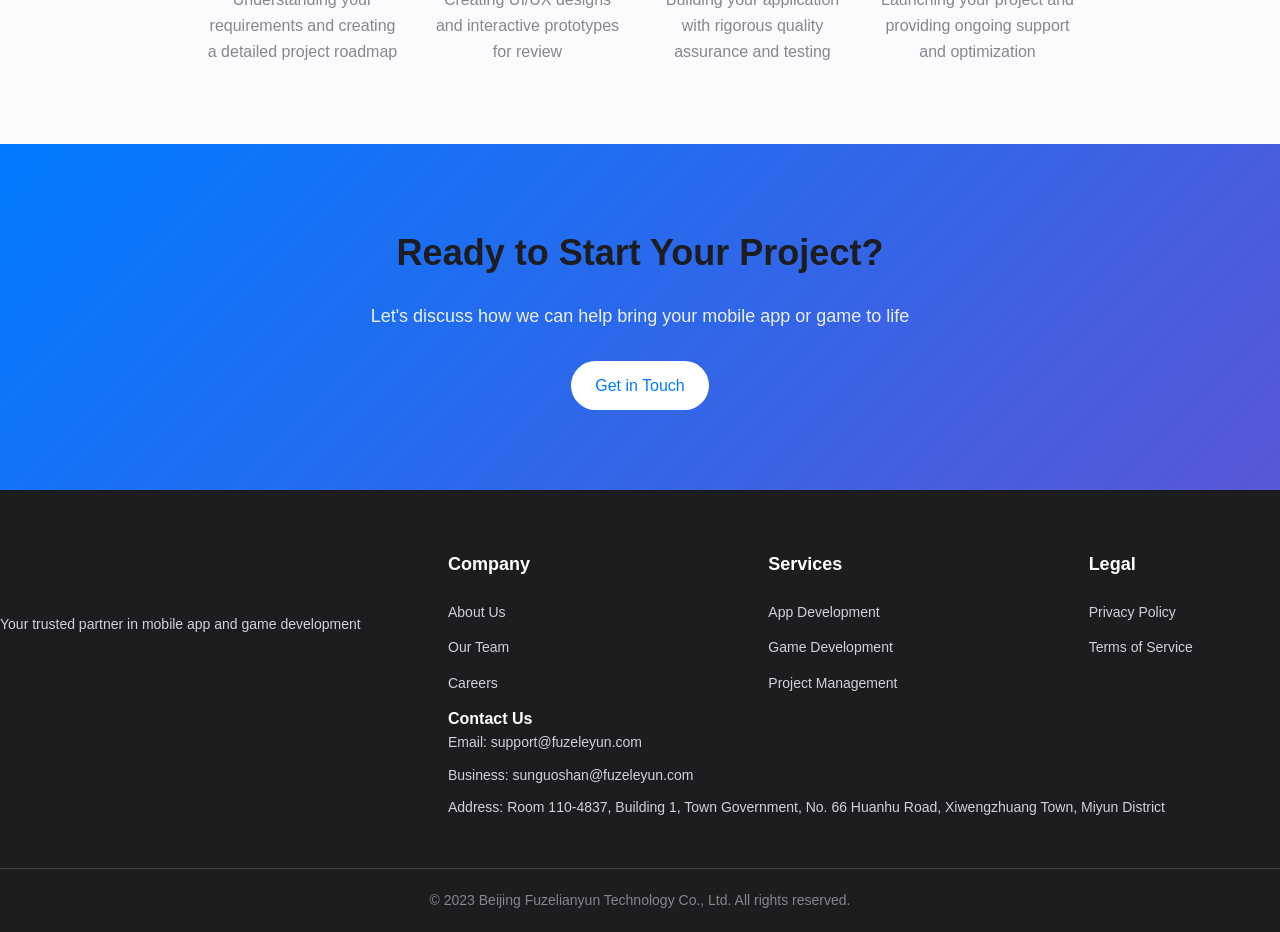
<file: services.html>
<!DOCTYPE html>
<html lang="en">
<head>
    <meta charset="UTF-8">
    <meta name="viewport" content="width=device-width, initial-scale=1.0">
    <meta name="description" content="Fuzeleyun Professional Services - Mobile App Development, Game Development, and Project Operations">
    <meta name="keywords" content="mobile app development, game development, project operations, custom software, Fuzeleyun services">
    <meta name="author" content="Beijing Fuzelianyun Technology Co., Ltd.">
    <title>Our Services - Fuzeleyun</title>
    <link rel="stylesheet" href="css/styles.css">
    <link rel="canonical" href="https://fuzeleyun.com/services.html">
    <!-- Structured Data -->
    <script type="application/ld+json">
    {
        "@context": "https://schema.org",
        "@type": "Service",
        "name": "Mobile App and Game Development Services",
        "provider": {
            "@type": "Organization",
            "name": "Beijing Fuzelianyun Technology Co., Ltd."
        },
        "serviceType": "Mobile App Development, Game Development, Project Operations",
        "description": "Professional services for mobile application and game development, including custom development, project management, and operations.",
        "areaServed": "Global"
    }
    </script>
</head>
<body>
    <!-- Header -->
    <header>
        <nav class="main-nav">
            <div class="logo">
                <svg width="150" height="40" viewBox="0 0 150 40">
                    <text x="10" y="30" font-family="Arial, sans-serif" font-size="24" font-weight="bold" fill="#1d1d1f">Fuzeleyun</text>
                </svg>
            </div>
            <ul class="nav-links">
                <li><a href="index.html">Home</a></li>
                <li><a href="services.html" class="active">Services</a></li>
                <li><a href="team.html">Team</a></li>
                <li><a href="contact.html">Contact</a></li>
            </ul>
            <div class="language-switch">
                <button class="lang-btn">EN</button>
            </div>
        </nav>
    </header>

    <!-- Page Header -->
    <section class="page-header">
        <div class="container">
            <h1>Our Services</h1>
            <p>Comprehensive mobile app and game development solutions tailored to your needs</p>
        </div>
    </section>

    <!-- Statistics Section -->
    <section class="statistics-section">
        <div class="container">
            <div class="statistics-grid">
                <div class="statistic-card">
                    <div class="statistic-number">50+</div>
                    <div class="statistic-label">Successful Projects</div>
                </div>
                <div class="statistic-card">
                    <div class="statistic-number">98%</div>
                    <div class="statistic-label">Client Satisfaction</div>
                </div>
                <div class="statistic-card">
                    <div class="statistic-number">10M+</div>
                    <div class="statistic-label">Users Reached</div>
                </div>
                <div class="statistic-card">
                    <div class="statistic-number">5+</div>
                    <div class="statistic-label">Years Experience</div>
                </div>
            </div>
        </div>
    </section>

    <!-- Services Section -->
    <section class="services-detail">
        <div class="container">
            <!-- Project Operations -->
            <div class="service-detail-card">
                <div class="service-header">
                    <div class="service-icon-large">
                        <svg width="80" height="80" viewBox="0 0 80 80">
                            <path d="M40,10 L65,30 L65,55 L40,75 L15,55 L15,30 Z" fill="#007aff"/>
                            <path d="M40,20 L55,32 L55,48 L40,60 L25,48 L25,32 Z" fill="white"/>
                        </svg>
                    </div>
                    <h2>Project Operations</h2>
                    <p class="service-description">End-to-end management of your mobile projects from concept to deployment and beyond</p>
                </div>
                <div class="service-content">
                    <div class="service-features">
                        <h3>What We Offer</h3>
                        <ul>
                            <li>Project strategy and planning</li>
                            <li>Resource allocation and team management</li>
                            <li>Development lifecycle oversight</li>
                            <li>Quality assurance and testing</li>
                            <li>Deployment and launch management</li>
                            <li>Post-launch support and maintenance</li>
                            <li>Performance monitoring and optimization</li>
                        </ul>
                    </div>
                    <div class="service-benefits">
                        <h3>Benefits</h3>
                        <ul>
                            <li>Streamlined development process</li>
                            <li>Reduced time-to-market</li>
                            <li>Quality assurance at every stage</li>
                            <li>Cost-effective resource utilization</li>
                            <li>Expert guidance throughout the project</li>
                        </ul>
                    </div>
                </div>
            </div>

            <!-- Project Development -->
            <div class="service-detail-card">
                <div class="service-header">
                    <div class="service-icon-large">
                        <svg width="80" height="80" viewBox="0 0 80 80">
                            <circle cx="40" cy="40" r="35" fill="#5856d6"/>
                            <path d="M40,20 L48,32 L65,35 L52,48 L55,65 L40,57 L25,65 L28,48 L15,35 L32,32 Z" fill="white"/>
                        </svg>
                    </div>
                    <h2>Project Development</h2>
                    <p class="service-description">Custom development services to bring your unique ideas to life</p>
                </div>
                <div class="service-content">
                    <div class="service-features">
                        <h3>Development Capabilities</h3>
                        <ul>
                            <li>Custom mobile app development</li>
                            <li>Game development for all platforms</li>
                            <li>UI/UX design and prototyping</li>
                            <li>Backend and API development</li>
                            <li>Database design and implementation</li>
                            <li>Integration with third-party services</li>
                            <li>Progressive web app development</li>
                        </ul>
                    </div>
                    <div class="service-benefits">
                        <h3>Benefits</h3>
                        <ul>
                            <li>Custom solutions tailored to your needs</li>
                            <li>Cutting-edge technologies and frameworks</li>
                            <li>Scalable and maintainable code</li>
                            <li>User-centered design approach</li>
                            <li>Agile development methodology</li>
                        </ul>
                    </div>
                </div>
            </div>

            <!-- Self-Developed Projects -->
            <div class="service-detail-card">
                <div class="service-header">
                    <div class="service-icon-large">
                        <svg width="80" height="80" viewBox="0 0 80 80">
                            <rect x="15" y="25" width="50" height="40" rx="8" fill="#ff9500"/>
                            <path d="M30,20 L40,12 L50,20" fill="#ff9500"/>
                            <circle cx="40" cy="45" r="8" fill="white"/>
                        </svg>
                    </div>
                    <h2>Self-Developed Projects</h2>
                    <p class="service-description">Our proprietary products with proven monetization strategies</p>
                </div>
                <div class="service-content">
                    <div class="service-features">
                        <h3>Monetization Models</h3>
                        <ul>
                            <li>In-app subscriptions</li>
                            <li>In-app purchases and virtual goods</li>
                            <li>Premium features and functionality</li>
                            <li>VIP membership programs</li>
                            <li>Advertising and ad mediation</li>
                            <li>Freemium models with paid upgrades</li>
                            <li>B2B licensing and partnerships</li>
                        </ul>
                    </div>
                    <div class="service-benefits">
                        <h3>Benefits</h3>
                        <ul>
                            <li>Diversified revenue streams</li>
                            <li>Global market reach</li>
                            <li>Proven monetization strategies</li>
                            <li>Regular updates and improvements</li>
                            <li>Strong user engagement and retention</li>
                        </ul>
                    </div>
                </div>
            </div>
        </div>
    </section>

    <!-- Process Section -->
    <section class="process-section">
        <div class="container">
            <h2>Our Development Process</h2>
            <div class="process-steps">
                <div class="process-step">
                    <div class="step-number">1</div>
                    <h3>Discovery & Planning</h3>
                    <p>Understanding your requirements and creating a detailed project roadmap</p>
                </div>
                <div class="process-step">
                    <div class="step-number">2</div>
                    <h3>Design & Prototyping</h3>
                    <p>Creating UI/UX designs and interactive prototypes for review</p>
                </div>
                <div class="process-step">
                    <div class="step-number">3</div>
                    <h3>Development & Testing</h3>
                    <p>Building your application with rigorous quality assurance and testing</p>
                </div>
                <div class="process-step">
                    <div class="step-number">4</div>
                    <h3>Deployment & Support</h3>
                    <p>Launching your project and providing ongoing support and optimization</p>
                </div>
            </div>
        </div>
    </section>

    <!-- CTA Section -->
    <section class="cta-section">
        <div class="container">
            <h2>Ready to Start Your Project?</h2>
            <p>Let's discuss how we can help bring your mobile app or game to life</p>
            <a href="contact.html" class="btn primary">Get in Touch</a>
        </div>
    </section>

    <!-- Footer -->
    <footer>
        <div class="footer-content">
            <div class="footer-logo">
                <svg width="130" height="40" viewBox="0 0 130 40">
                    <text x="10" y="30" font-family="Arial, sans-serif" font-size="20" font-weight="bold" fill="#1d1d1f">Fuzeleyun</text>
                </svg>
                <p>Your trusted partner in mobile app and game development</p>
            </div>
            <div class="footer-links">
                <div class="link-group">
                    <h4>Company</h4>
                    <ul>
                        <li><a href="about.html">About Us</a></li>
                        <li><a href="team.html">Our Team</a></li>
                        <li><a href="careers.html">Careers</a></li>
                    </ul>
                </div>
                <div class="link-group">
                    <h4>Services</h4>
                    <ul>
                        <li><a href="services.html" class="active">App Development</a></li>
                        <li><a href="services.html">Game Development</a></li>
                        <li><a href="services.html">Project Management</a></li>
                    </ul>
                </div>
                <div class="link-group">
                    <h4>Legal</h4>
                    <ul>
                        <li><a href="privacy.html">Privacy Policy</a></li>
                        <li><a href="terms.html">Terms of Service</a></li>
                    </ul>
                </div>
                <div class="contact-info">
                    <h4>Contact Us</h4>
                    <p>Email: support@fuzeleyun.com</p>
                    <p>Business: sunguoshan@fuzeleyun.com</p>
                    <p>Address: Room 110-4837, Building 1, Town Government, No. 66 Huanhu Road, Xiwengzhuang Town, Miyun District</p>
                </div>
            </div>
        </div>
        <div class="footer-bottom">
            <p>&copy; 2023 Beijing Fuzelianyun Technology Co., Ltd. All rights reserved.</p>
        </div>
    </footer>

    <script src="js/main.js"></script>
</body>
</html>
</file>
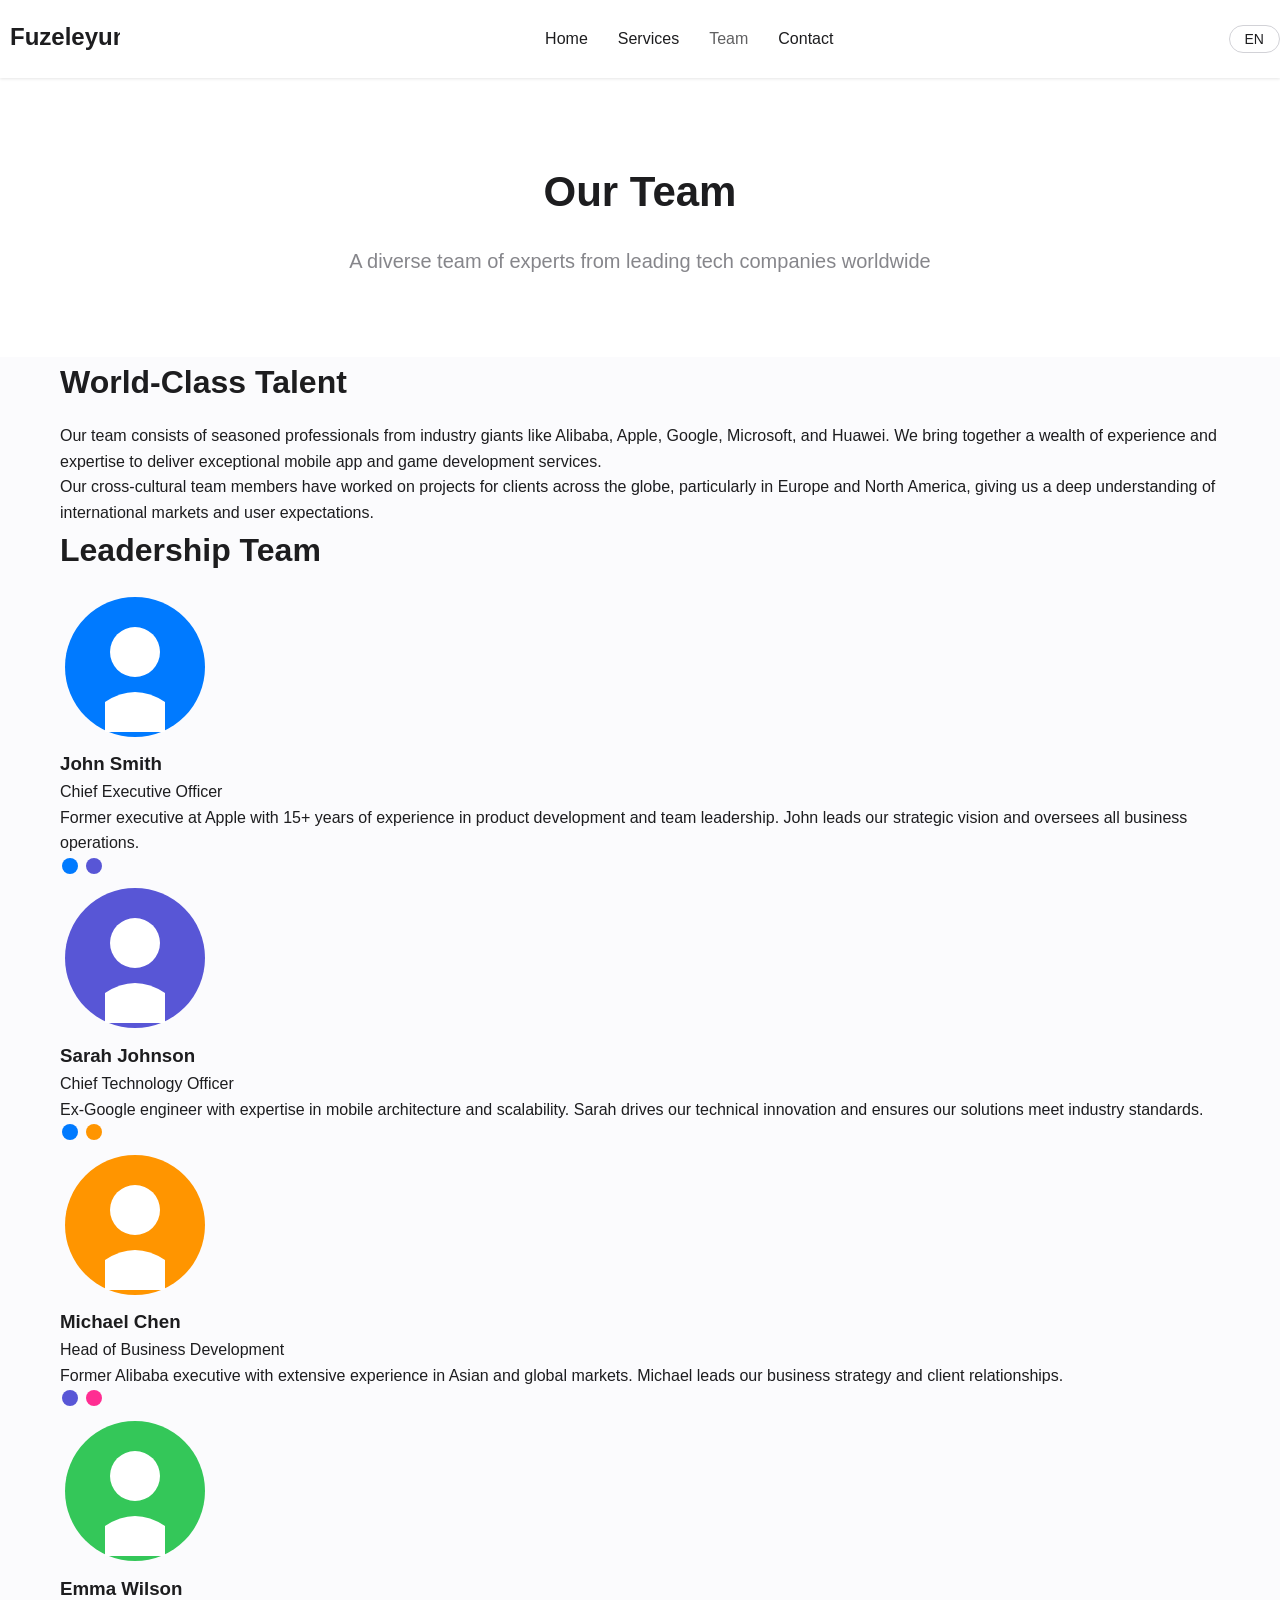
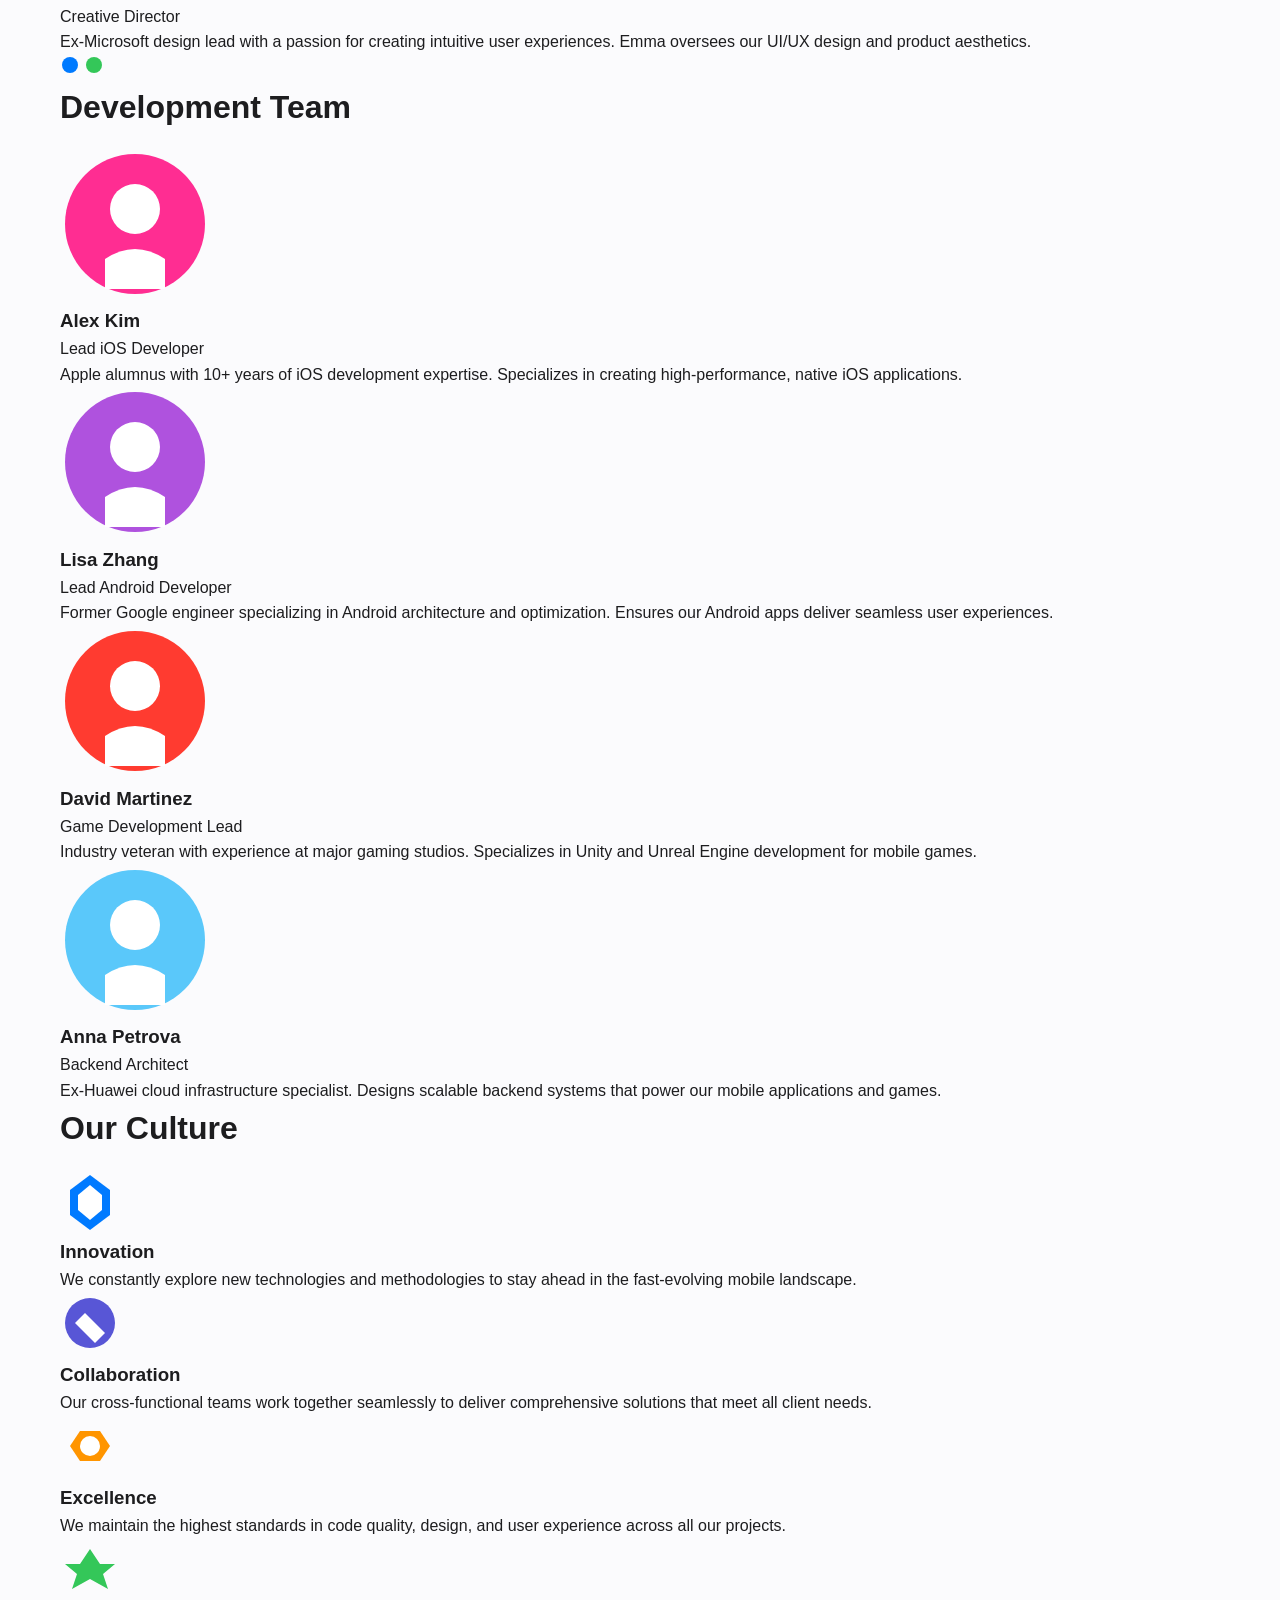
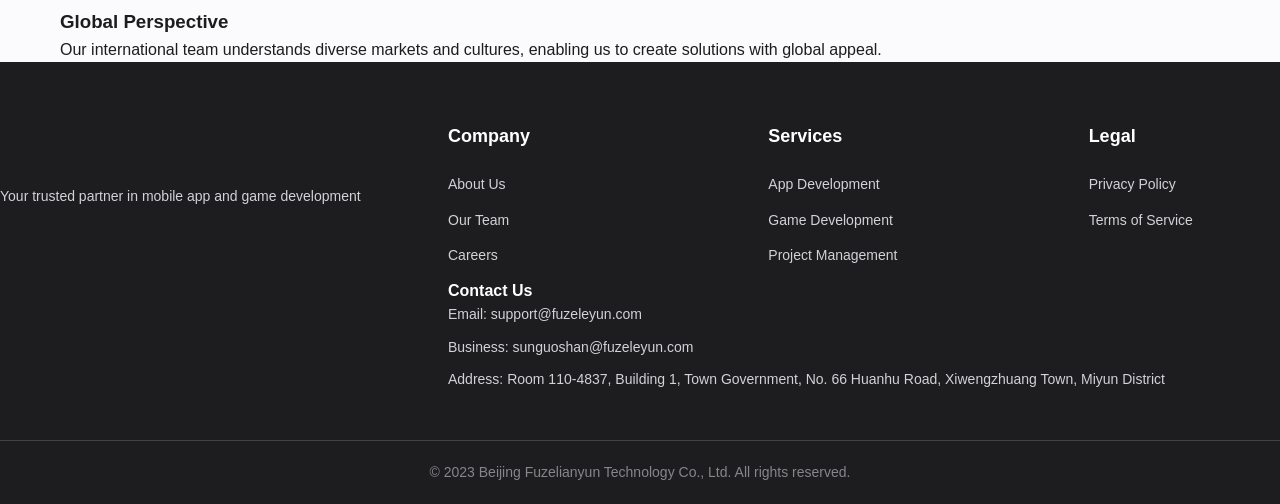
<file: team.html>
<!DOCTYPE html>
<html lang="en">
<head>
    <meta charset="UTF-8">
    <meta name="viewport" content="width=device-width, initial-scale=1.0">
    <meta name="description" content="Meet Our Expert Team - Fuzelianyun's Top Talent from Leading Tech Companies">
    <meta name="keywords" content="Fuzeleyun team, mobile app developers, game developers, expert team, Alibaba, Apple, Google, Microsoft, Huawei">
    <meta name="author" content="Beijing Fuzelianyun Technology Co., Ltd.">
    <title>Our Team - Fuzeleyun</title>
    <link rel="stylesheet" href="css/styles.css">
    <link rel="canonical" href="https://fuzeleyun.com/team.html">
    <!-- Structured Data -->
    <script type="application/ld+json">
    {
        "@context": "https://schema.org",
        "@type": "Organization",
        "name": "Beijing Fuzelianyun Technology Co., Ltd.",
        "description": "A technology team with professionals from Alibaba, Apple, Google, Microsoft, and Huawei",
        "url": "https://fuzeleyun.com",
        "address": {
            "@type": "PostalAddress",
            "streetAddress": "Room 110-4837, Building 1, Town Government",
            "addressLocality": "Xiwengzhuang Town",
            "addressRegion": "Miyun District",
            "addressCountry": "China"
        },
        "email": "support@fuzeleyun.com"
    }
    </script>
</head>
<body>
    <!-- Header -->
    <header>
        <nav class="main-nav">
            <div class="logo">
                <svg width="120" height="40" viewBox="0 0 120 40">
                    <text x="10" y="30" font-family="Arial, sans-serif" font-size="24" font-weight="bold" fill="#1d1d1f">Fuzeleyun</text>
                </svg>
            </div>
            <ul class="nav-links">
                <li><a href="index.html">Home</a></li>
                <li><a href="services.html">Services</a></li>
                <li><a href="team.html" class="active">Team</a></li>
                <li><a href="contact.html">Contact</a></li>
            </ul>
            <div class="language-switch">
                <button class="lang-btn">EN</button>
            </div>
        </nav>
    </header>

    <!-- Page Header -->
    <section class="page-header">
        <div class="container">
            <h1>Our Team</h1>
            <p>A diverse team of experts from leading tech companies worldwide</p>
        </div>
    </section>

    <!-- Team Overview -->
    <section class="team-overview">
        <div class="container">
            <div class="team-intro">
                <h2>World-Class Talent</h2>
                <p>Our team consists of seasoned professionals from industry giants like Alibaba, Apple, Google, Microsoft, and Huawei. We bring together a wealth of experience and expertise to deliver exceptional mobile app and game development services.</p>
                <p>Our cross-cultural team members have worked on projects for clients across the globe, particularly in Europe and North America, giving us a deep understanding of international markets and user expectations.</p>
            </div>
        </div>
    </section>

    <!-- Team Members -->
    <section class="team-members">
        <div class="container">
            <h2>Leadership Team</h2>
            <div class="team-grid">
                <!-- Team Member 1 -->
                <div class="team-member">
                    <div class="member-photo">
                        <svg width="150" height="150" viewBox="0 0 150 150">
                            <circle cx="75" cy="75" r="70" fill="#007aff"/>
                            <circle cx="75" cy="60" r="25" fill="white"/>
                            <path d="M45,110 Q75,90 105,110 L105,140 L45,140 Z" fill="white"/>
                        </svg>
                    </div>
                    <h3>John Smith</h3>
                    <p class="position">Chief Executive Officer</p>
                    <p class="bio">Former executive at Apple with 15+ years of experience in product development and team leadership. John leads our strategic vision and oversees all business operations.</p>
                    <div class="member-connections">
                        <a href="#" class="social-link"><svg width="20" height="20" viewBox="0 0 20 20"><circle cx="10" cy="10" r="8" fill="#007aff"/></svg></a>
                        <a href="#" class="social-link"><svg width="20" height="20" viewBox="0 0 20 20"><circle cx="10" cy="10" r="8" fill="#5856d6"/></svg></a>
                    </div>
                </div>

                <!-- Team Member 2 -->
                <div class="team-member">
                    <div class="member-photo">
                        <svg width="150" height="150" viewBox="0 0 150 150">
                            <circle cx="75" cy="75" r="70" fill="#5856d6"/>
                            <circle cx="75" cy="60" r="25" fill="white"/>
                            <path d="M45,110 Q75,90 105,110 L105,140 L45,140 Z" fill="white"/>
                        </svg>
                    </div>
                    <h3>Sarah Johnson</h3>
                    <p class="position">Chief Technology Officer</p>
                    <p class="bio">Ex-Google engineer with expertise in mobile architecture and scalability. Sarah drives our technical innovation and ensures our solutions meet industry standards.</p>
                    <div class="member-connections">
                        <a href="#" class="social-link"><svg width="20" height="20" viewBox="0 0 20 20"><circle cx="10" cy="10" r="8" fill="#007aff"/></svg></a>
                        <a href="#" class="social-link"><svg width="20" height="20" viewBox="0 0 20 20"><circle cx="10" cy="10" r="8" fill="#ff9500"/></svg></a>
                    </div>
                </div>

                <!-- Team Member 3 -->
                <div class="team-member">
                    <div class="member-photo">
                        <svg width="150" height="150" viewBox="0 0 150 150">
                            <circle cx="75" cy="75" r="70" fill="#ff9500"/>
                            <circle cx="75" cy="60" r="25" fill="white"/>
                            <path d="M45,110 Q75,90 105,110 L105,140 L45,140 Z" fill="white"/>
                        </svg>
                    </div>
                    <h3>Michael Chen</h3>
                    <p class="position">Head of Business Development</p>
                    <p class="bio">Former Alibaba executive with extensive experience in Asian and global markets. Michael leads our business strategy and client relationships.</p>
                    <div class="member-connections">
                        <a href="#" class="social-link"><svg width="20" height="20" viewBox="0 0 20 20"><circle cx="10" cy="10" r="8" fill="#5856d6"/></svg></a>
                        <a href="#" class="social-link"><svg width="20" height="20" viewBox="0 0 20 20"><circle cx="10" cy="10" r="8" fill="#ff2d92"/></svg></a>
                    </div>
                </div>

                <!-- Team Member 4 -->
                <div class="team-member">
                    <div class="member-photo">
                        <svg width="150" height="150" viewBox="0 0 150 150">
                            <circle cx="75" cy="75" r="70" fill="#34c759"/>
                            <circle cx="75" cy="60" r="25" fill="white"/>
                            <path d="M45,110 Q75,90 105,110 L105,140 L45,140 Z" fill="white"/>
                        </svg>
                    </div>
                    <h3>Emma Wilson</h3>
                    <p class="position">Creative Director</p>
                    <p class="bio">Ex-Microsoft design lead with a passion for creating intuitive user experiences. Emma oversees our UI/UX design and product aesthetics.</p>
                    <div class="member-connections">
                        <a href="#" class="social-link"><svg width="20" height="20" viewBox="0 0 20 20"><circle cx="10" cy="10" r="8" fill="#007aff"/></svg></a>
                        <a href="#" class="social-link"><svg width="20" height="20" viewBox="0 0 20 20"><circle cx="10" cy="10" r="8" fill="#34c759"/></svg></a>
                    </div>
                </div>
            </div>

            <!-- Development Team -->
            <h2>Development Team</h2>
            <div class="team-grid">
                <!-- Team Member 5 -->
                <div class="team-member">
                    <div class="member-photo">
                        <svg width="150" height="150" viewBox="0 0 150 150">
                            <circle cx="75" cy="75" r="70" fill="#ff2d92"/>
                            <circle cx="75" cy="60" r="25" fill="white"/>
                            <path d="M45,110 Q75,90 105,110 L105,140 L45,140 Z" fill="white"/>
                        </svg>
                    </div>
                    <h3>Alex Kim</h3>
                    <p class="position">Lead iOS Developer</p>
                    <p class="bio">Apple alumnus with 10+ years of iOS development expertise. Specializes in creating high-performance, native iOS applications.</p>
                </div>

                <!-- Team Member 6 -->
                <div class="team-member">
                    <div class="member-photo">
                        <svg width="150" height="150" viewBox="0 0 150 150">
                            <circle cx="75" cy="75" r="70" fill="#af52de"/>
                            <circle cx="75" cy="60" r="25" fill="white"/>
                            <path d="M45,110 Q75,90 105,110 L105,140 L45,140 Z" fill="white"/>
                        </svg>
                    </div>
                    <h3>Lisa Zhang</h3>
                    <p class="position">Lead Android Developer</p>
                    <p class="bio">Former Google engineer specializing in Android architecture and optimization. Ensures our Android apps deliver seamless user experiences.</p>
                </div>

                <!-- Team Member 7 -->
                <div class="team-member">
                    <div class="member-photo">
                        <svg width="150" height="150" viewBox="0 0 150 150">
                            <circle cx="75" cy="75" r="70" fill="#ff3b30"/>
                            <circle cx="75" cy="60" r="25" fill="white"/>
                            <path d="M45,110 Q75,90 105,110 L105,140 L45,140 Z" fill="white"/>
                        </svg>
                    </div>
                    <h3>David Martinez</h3>
                    <p class="position">Game Development Lead</p>
                    <p class="bio">Industry veteran with experience at major gaming studios. Specializes in Unity and Unreal Engine development for mobile games.</p>
                </div>

                <!-- Team Member 8 -->
                <div class="team-member">
                    <div class="member-photo">
                        <svg width="150" height="150" viewBox="0 0 150 150">
                            <circle cx="75" cy="75" r="70" fill="#5ac8fa"/>
                            <circle cx="75" cy="60" r="25" fill="white"/>
                            <path d="M45,110 Q75,90 105,110 L105,140 L45,140 Z" fill="white"/>
                        </svg>
                    </div>
                    <h3>Anna Petrova</h3>
                    <p class="position">Backend Architect</p>
                    <p class="bio">Ex-Huawei cloud infrastructure specialist. Designs scalable backend systems that power our mobile applications and games.</p>
                </div>
            </div>
        </div>
    </section>

    <!-- Team Culture -->
    <section class="team-culture">
        <div class="container">
            <h2>Our Culture</h2>
            <div class="culture-grid">
                <div class="culture-item">
                    <svg width="60" height="60" viewBox="0 0 60 60">
                        <path d="M30,5 L50,20 L50,45 L30,60 L10,45 L10,20 Z" fill="#007aff"/>
                        <path d="M30,15 L42,25 L42,40 L30,50 L18,40 L18,25 Z" fill="white"/>
                    </svg>
                    <h3>Innovation</h3>
                    <p>We constantly explore new technologies and methodologies to stay ahead in the fast-evolving mobile landscape.</p>
                </div>
                <div class="culture-item">
                    <svg width="60" height="60" viewBox="0 0 60 60">
                        <circle cx="30" cy="30" r="25" fill="#5856d6"/>
                        <path d="M15,30 L25,20 L45,40 L35,50 Z" fill="white"/>
                    </svg>
                    <h3>Collaboration</h3>
                    <p>Our cross-functional teams work together seamlessly to deliver comprehensive solutions that meet all client needs.</p>
                </div>
                <div class="culture-item">
                    <svg width="60" height="60" viewBox="0 0 60 60">
                        <path d="M10,30 L20,15 L40,15 L50,30 L40,45 L20,45 Z" fill="#ff9500"/>
                        <circle cx="30" cy="30" r="10" fill="white"/>
                    </svg>
                    <h3>Excellence</h3>
                    <p>We maintain the highest standards in code quality, design, and user experience across all our projects.</p>
                </div>
                <div class="culture-item">
                    <svg width="60" height="60" viewBox="0 0 60 60">
                        <path d="M30,10 L40,25 L55,25 L43,35 L48,50 L30,40 L12,50 L17,35 L5,25 L20,25 Z" fill="#34c759"/>
                    </svg>
                    <h3>Global Perspective</h3>
                    <p>Our international team understands diverse markets and cultures, enabling us to create solutions with global appeal.</p>
                </div>
            </div>
        </div>
    </section>

    <!-- Footer -->
    <footer>
        <div class="footer-content">
            <div class="footer-logo">
                <svg width="100" height="40" viewBox="0 0 100 40">
                    <text x="10" y="30" font-family="Arial, sans-serif" font-size="20" font-weight="bold" fill="#1d1d1f">Fuzeleyun</text>
                </svg>
                <p>Your trusted partner in mobile app and game development</p>
            </div>
            <div class="footer-links">
                <div class="link-group">
                    <h4>Company</h4>
                    <ul>
                        <li><a href="about.html">About Us</a></li>
                        <li><a href="team.html" class="active">Our Team</a></li>
                        <li><a href="careers.html">Careers</a></li>
                    </ul>
                </div>
                <div class="link-group">
                    <h4>Services</h4>
                    <ul>
                        <li><a href="services.html">App Development</a></li>
                        <li><a href="services.html">Game Development</a></li>
                        <li><a href="services.html">Project Management</a></li>
                    </ul>
                </div>
                <div class="link-group">
                    <h4>Legal</h4>
                    <ul>
                        <li><a href="privacy.html">Privacy Policy</a></li>
                        <li><a href="terms.html">Terms of Service</a></li>
                    </ul>
                </div>
                <div class="contact-info">
                    <h4>Contact Us</h4>
                    <p>Email: support@fuzeleyun.com</p>
                    <p>Business: sunguoshan@fuzeleyun.com</p>
                    <p>Address: Room 110-4837, Building 1, Town Government, No. 66 Huanhu Road, Xiwengzhuang Town, Miyun District</p>
                </div>
            </div>
        </div>
        <div class="footer-bottom">
            <p>&copy; 2023 Beijing Fuzelianyun Technology Co., Ltd. All rights reserved.</p>
        </div>
    </footer>

    <script src="js/main.js"></script>
</body>
</html>
</file>
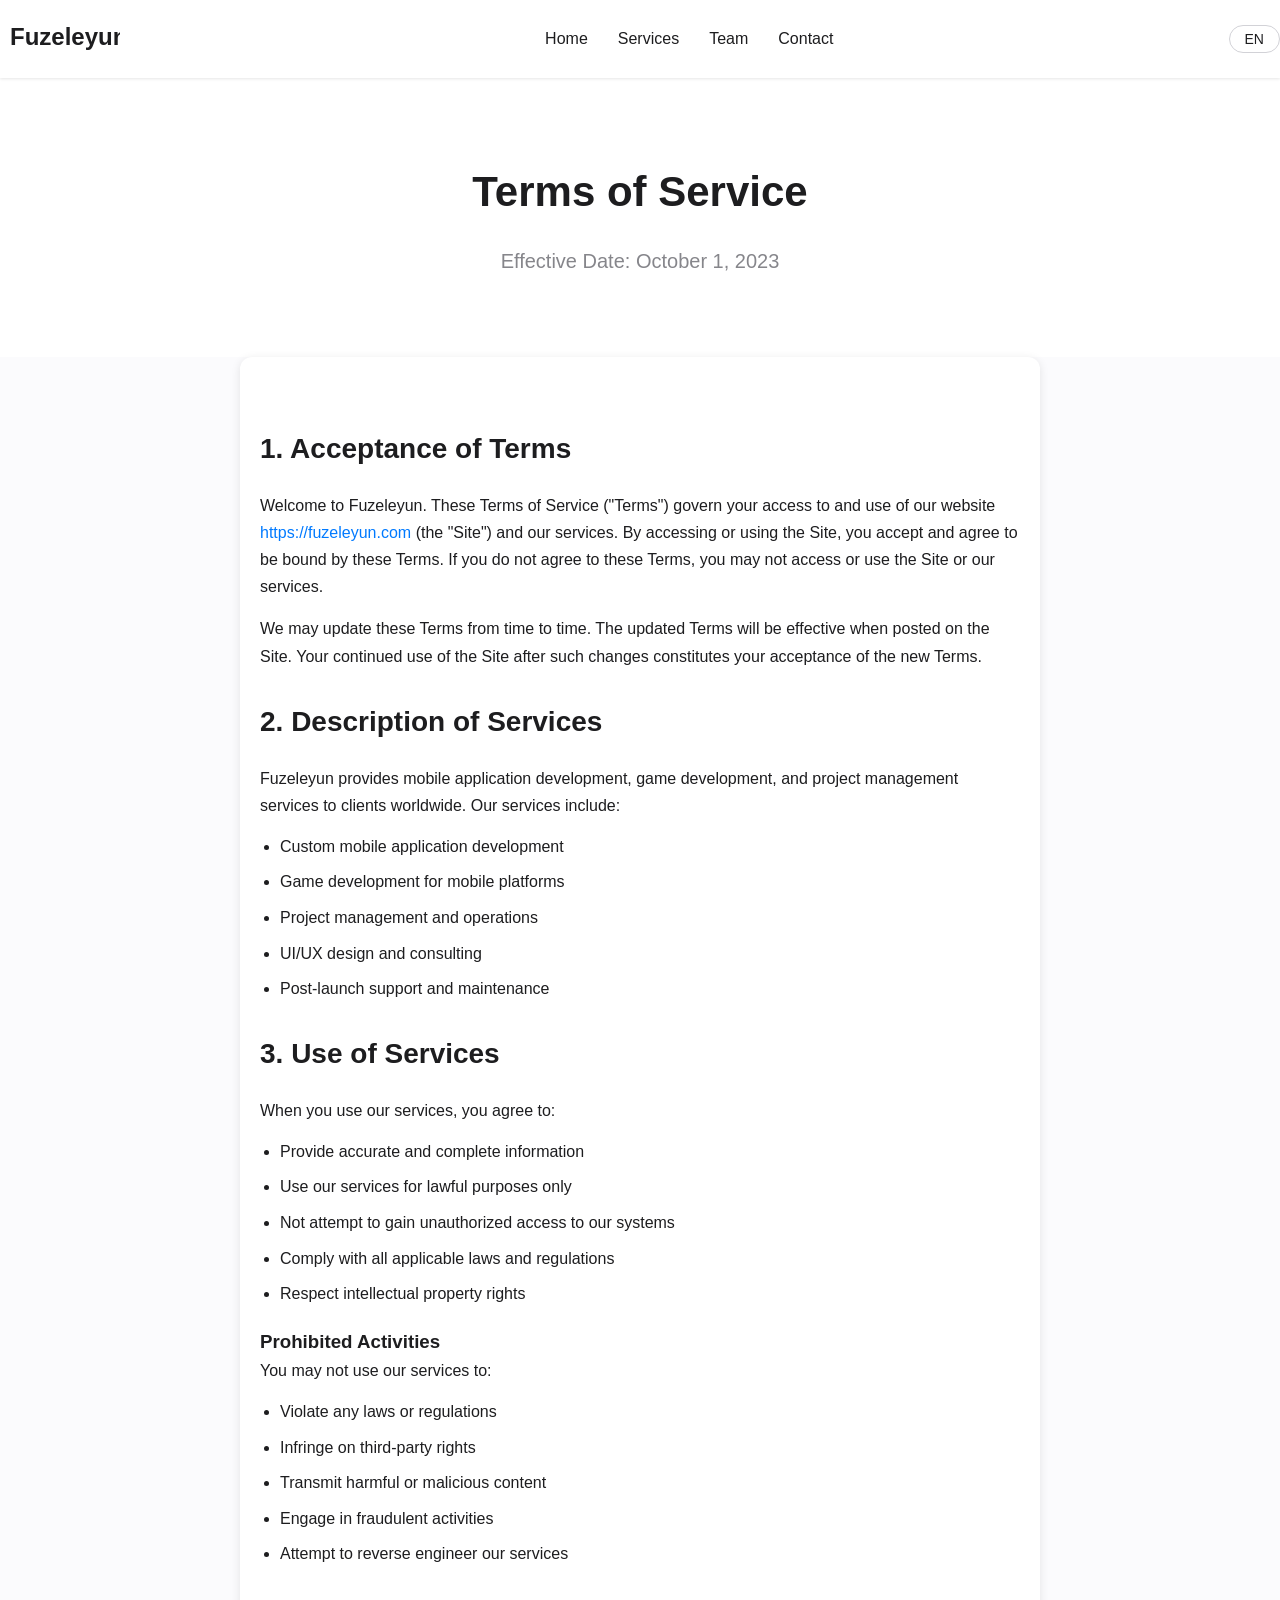
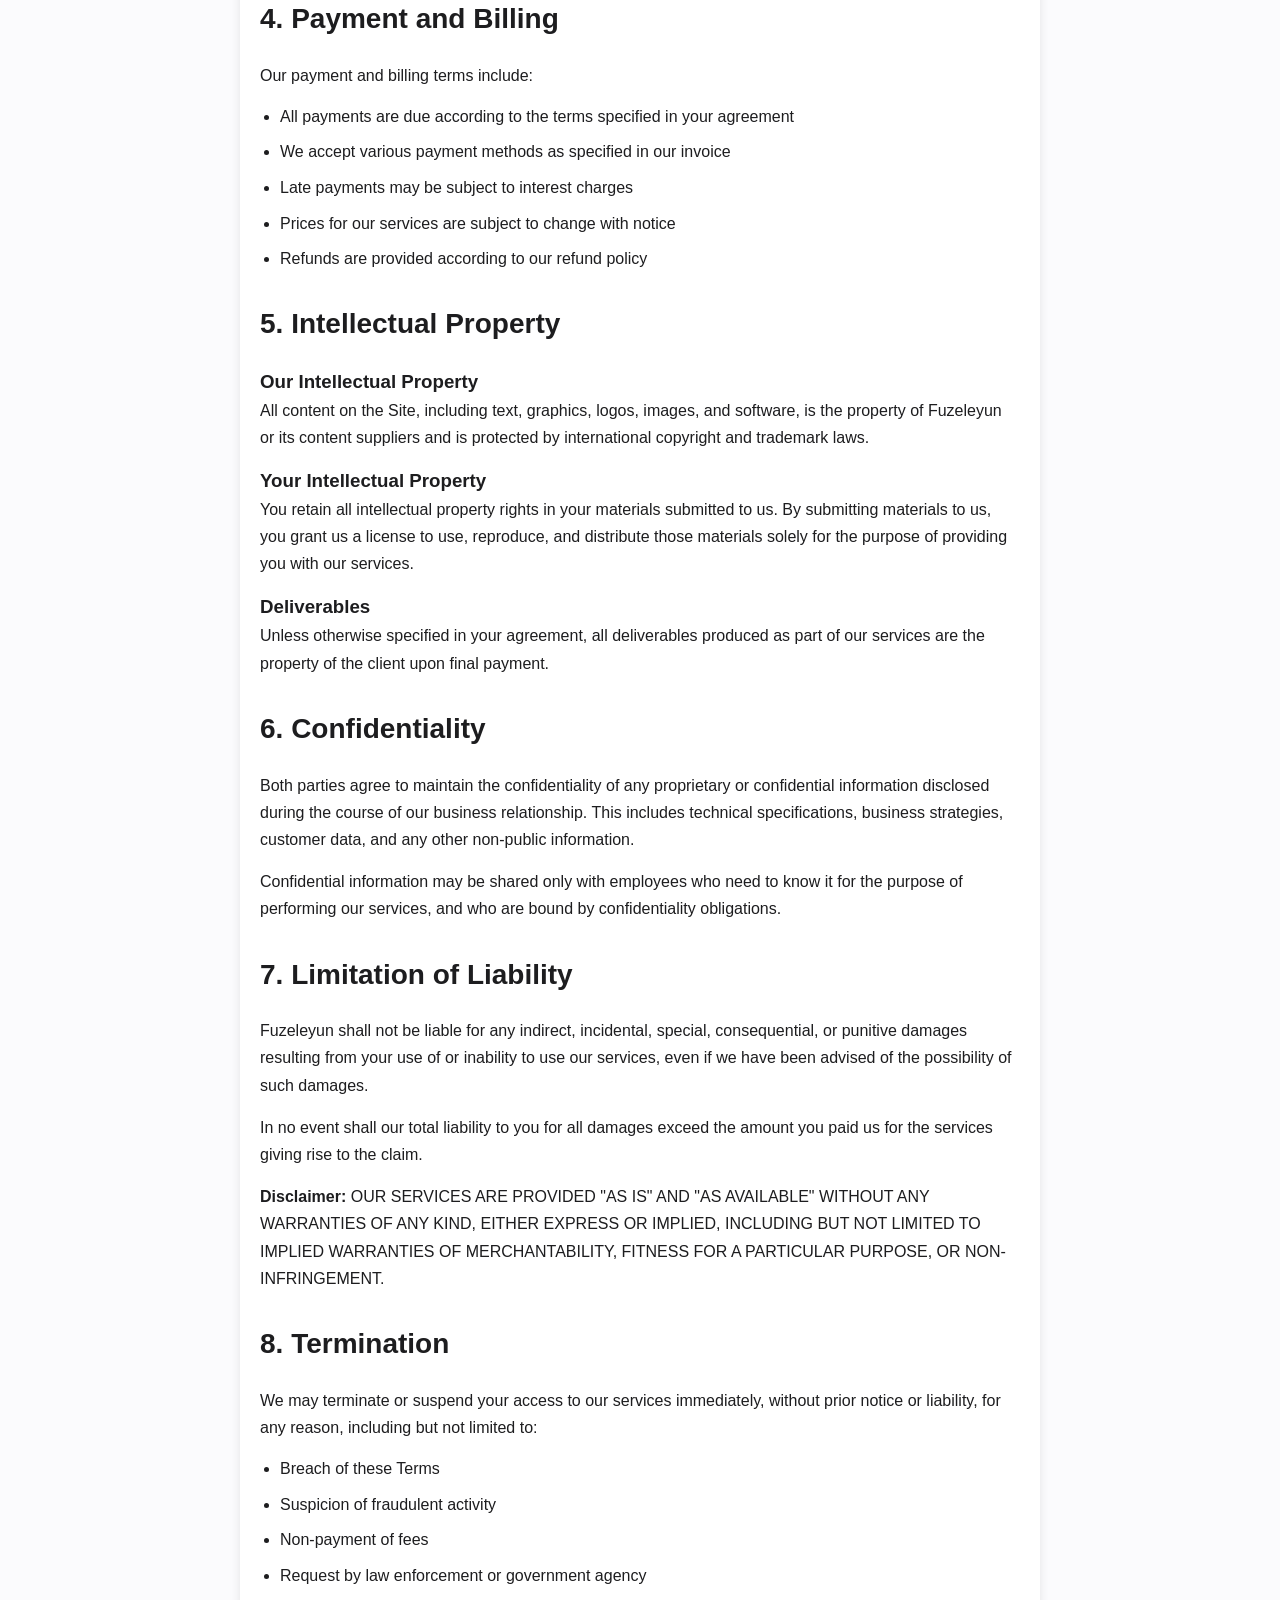
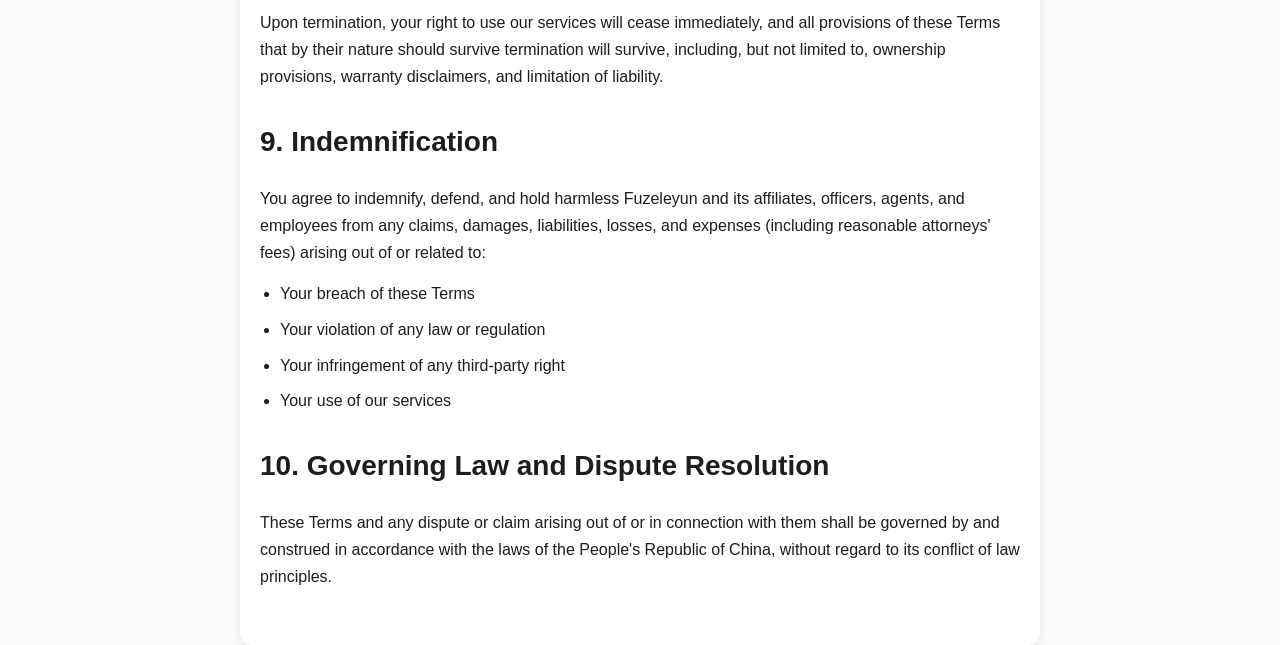
<file: terms.html>
<!DOCTYPE html>
<html lang="en">
<head>
    <meta charset="UTF-8">
    <meta name="viewport" content="width=device-width, initial-scale=1.0">
    <meta name="description" content="Fuzeleyun Terms of Service - Legal terms and conditions for using our services">
    <meta name="keywords" content="Fuzeleyun terms of service, legal terms, conditions of use, service agreement">
    <meta name="author" content="Beijing Fuzelianyun Technology Co., Ltd.">
    <title>Terms of Service - Fuzeleyun</title>
    <link rel="stylesheet" href="css/styles.css">
    <link rel="canonical" href="https://fuzeleyun.com/terms.html">
</head>
<body>
    <!-- Header -->
    <header>
        <nav class="main-nav">
            <div class="logo">
                <svg width="120" height="40" viewBox="0 0 120 40">
                    <text x="10" y="30" font-family="Arial, sans-serif" font-size="24" font-weight="bold" fill="#1d1d1f">Fuzeleyun</text>
                </svg>
            </div>
            <ul class="nav-links">
                <li><a href="index.html">Home</a></li>
                <li><a href="services.html">Services</a></li>
                <li><a href="team.html">Team</a></li>
                <li><a href="contact.html">Contact</a></li>
            </ul>
            <div class="language-switch">
                <button class="lang-btn">EN</button>
            </div>
        </nav>
    </header>

    <!-- Terms of Service Content -->
    <section class="page-header terms-header">
        <div class="container">
            <h1>Terms of Service</h1>
            <p>Effective Date: October 1, 2023</p>
        </div>
    </section>

    <div class="terms-content">
        <div class="terms-section">
            <h2>1. Acceptance of Terms</h2>
            <p>Welcome to Fuzeleyun. These Terms of Service ("Terms") govern your access to and use of our website <a href="https://fuzeleyun.com">https://fuzeleyun.com</a> (the "Site") and our services. By accessing or using the Site, you accept and agree to be bound by these Terms. If you do not agree to these Terms, you may not access or use the Site or our services.</p>
            <p>We may update these Terms from time to time. The updated Terms will be effective when posted on the Site. Your continued use of the Site after such changes constitutes your acceptance of the new Terms.</p>
        </div>

        <div class="terms-section">
            <h2>2. Description of Services</h2>
            <p>Fuzeleyun provides mobile application development, game development, and project management services to clients worldwide. Our services include:</p>
            <ul>
                <li>Custom mobile application development</li>
                <li>Game development for mobile platforms</li>
                <li>Project management and operations</li>
                <li>UI/UX design and consulting</li>
                <li>Post-launch support and maintenance</li>
            </ul>
        </div>

        <div class="terms-section">
            <h2>3. Use of Services</h2>
            <p>When you use our services, you agree to:</p>
            <ul>
                <li>Provide accurate and complete information</li>
                <li>Use our services for lawful purposes only</li>
                <li>Not attempt to gain unauthorized access to our systems</li>
                <li>Comply with all applicable laws and regulations</li>
                <li>Respect intellectual property rights</li>
            </ul>
            
            <h3>Prohibited Activities</h3>
            <p>You may not use our services to:</p>
            <ul>
                <li>Violate any laws or regulations</li>
                <li>Infringe on third-party rights</li>
                <li>Transmit harmful or malicious content</li>
                <li>Engage in fraudulent activities</li>
                <li>Attempt to reverse engineer our services</li>
            </ul>
        </div>

        <div class="terms-section">
            <h2>4. Payment and Billing</h2>
            <p>Our payment and billing terms include:</p>
            <ul>
                <li>All payments are due according to the terms specified in your agreement</li>
                <li>We accept various payment methods as specified in our invoice</li>
                <li>Late payments may be subject to interest charges</li>
                <li>Prices for our services are subject to change with notice</li>
                <li>Refunds are provided according to our refund policy</li>
            </ul>
        </div>

        <div class="terms-section">
            <h2>5. Intellectual Property</h2>
            <h3>Our Intellectual Property</h3>
            <p>All content on the Site, including text, graphics, logos, images, and software, is the property of Fuzeleyun or its content suppliers and is protected by international copyright and trademark laws.</p>
            
            <h3>Your Intellectual Property</h3>
            <p>You retain all intellectual property rights in your materials submitted to us. By submitting materials to us, you grant us a license to use, reproduce, and distribute those materials solely for the purpose of providing you with our services.</p>
            
            <h3>Deliverables</h3>
            <p>Unless otherwise specified in your agreement, all deliverables produced as part of our services are the property of the client upon final payment.</p>
        </div>

        <div class="terms-section">
            <h2>6. Confidentiality</h2>
            <p>Both parties agree to maintain the confidentiality of any proprietary or confidential information disclosed during the course of our business relationship. This includes technical specifications, business strategies, customer data, and any other non-public information.</p>
            <p>Confidential information may be shared only with employees who need to know it for the purpose of performing our services, and who are bound by confidentiality obligations.</p>
        </div>

        <div class="terms-section">
            <h2>7. Limitation of Liability</h2>
            <p>Fuzeleyun shall not be liable for any indirect, incidental, special, consequential, or punitive damages resulting from your use of or inability to use our services, even if we have been advised of the possibility of such damages.</p>
            <p>In no event shall our total liability to you for all damages exceed the amount you paid us for the services giving rise to the claim.</p>
            <div class="highlight">
                <p><strong>Disclaimer:</strong> OUR SERVICES ARE PROVIDED "AS IS" AND "AS AVAILABLE" WITHOUT ANY WARRANTIES OF ANY KIND, EITHER EXPRESS OR IMPLIED, INCLUDING BUT NOT LIMITED TO IMPLIED WARRANTIES OF MERCHANTABILITY, FITNESS FOR A PARTICULAR PURPOSE, OR NON-INFRINGEMENT.</p>
            </div>
        </div>

        <div class="terms-section">
            <h2>8. Termination</h2>
            <p>We may terminate or suspend your access to our services immediately, without prior notice or liability, for any reason, including but not limited to:</p>
            <ul>
                <li>Breach of these Terms</li>
                <li>Suspicion of fraudulent activity</li>
                <li>Non-payment of fees</li>
                <li>Request by law enforcement or government agency</li>
            </ul>
            <p>Upon termination, your right to use our services will cease immediately, and all provisions of these Terms that by their nature should survive termination will survive, including, but not limited to, ownership provisions, warranty disclaimers, and limitation of liability.</p>
        </div>

        <div class="terms-section">
            <h2>9. Indemnification</h2>
            <p>You agree to indemnify, defend, and hold harmless Fuzeleyun and its affiliates, officers, agents, and employees from any claims, damages, liabilities, losses, and expenses (including reasonable attorneys' fees) arising out of or related to:</p>
            <ul>
                <li>Your breach of these Terms</li>
                <li>Your violation of any law or regulation</li>
                <li>Your infringement of any third-party right</li>
                <li>Your use of our services</li>
            </ul>
        </div>

        <div class="terms-section">
            <h2>10. Governing Law and Dispute Resolution</h2>
            <p>These Terms and any dispute or claim arising out of or in connection with them shall be governed by and construed in accordance with the laws of the People's Republic of China, without regard to its conflict of law principles.</p>
            <p></p>
</file>
<file: css/styles.css>
/* Reset and Base Styles */
* {
    margin: 0;
    padding: 0;
    box-sizing: border-box;
}

:root {
    --primary-color: #007aff;
    --secondary-color: #5856d6;
    --accent-color: #ff9500;
    --text-color: #1d1d1f;
    --light-text: #86868b;
    --background-color: #fbfbfd;
    --card-background: #ffffff;
    --border-color: #d2d2d7;
    --hover-color: #0071e3;
}

body {
    font-family: -apple-system, BlinkMacSystemFont, "Segoe UI", Roboto, Helvetica, Arial, sans-serif;
    line-height: 1.6;
    color: var(--text-color);
    background-color: var(--background-color);
}

a {
    text-decoration: none;
    color: var(--primary-color);
    transition: color 0.3s ease;
}

a:hover {
    color: var(--hover-color);
}

.container {
    width: 100%;
    max-width: 1200px;
    margin: 0 auto;
    padding: 0 20px;
}

/* Header Styles */
header {
    background-color: var(--card-background);
    box-shadow: 0 1px 3px rgba(0, 0, 0, 0.1);
    position: sticky;
    top: 0;
    z-index: 100;
}

.main-nav {
    display: flex;
    justify-content: space-between;
    align-items: center;
    padding: 15px 0;
}

.nav-links {
    display: flex;
    list-style: none;
}

.nav-links li {
    margin-left: 30px;
}

.nav-links a {
    font-size: 16px;
    font-weight: 500;
    color: var(--text-color);
    transition: opacity 0.3s ease;
}

.nav-links a:hover, .nav-links a.active {
    opacity: 0.7;
}

.lang-btn {
    background-color: transparent;
    border: 1px solid var(--border-color);
    border-radius: 20px;
    padding: 5px 15px;
    font-size: 14px;
    color: var(--text-color);
    cursor: pointer;
    transition: all 0.3s ease;
}

.lang-btn:hover {
    background-color: var(--background-color);
}

/* Hero Section */
.hero {
    padding: 80px 0;
    display: flex;
    align-items: center;
    justify-content: space-between;
}

.hero-content {
    width: 50%;
}

.hero h1 {
    font-size: 48px;
    font-weight: 600;
    line-height: 1.2;
    margin-bottom: 20px;
}

.hero p {
    font-size: 20px;
    color: var(--light-text);
    margin-bottom: 30px;
}

.hero-subtitle {
    font-size: 22px;
    color: var(--light-text);
    margin-bottom: 30px;
    line-height: 1.6;
    max-width: 600px;
}

.cta-buttons {
    display: flex;
    gap: 15px;
}

.btn {
    display: inline-block;
    padding: 12px 24px;
    border-radius: 30px;
    font-weight: 500;
    font-size: 16px;
    transition: all 0.3s ease;
}

.btn.primary {
    background-color: var(--primary-color);
    color: white;
}

.btn.primary:hover {
    background-color: var(--hover-color);
}

.btn.secondary {
    background-color: transparent;
    color: var(--primary-color);
    border: 1px solid var(--primary-color);
}

.btn.secondary:hover {
    background-color: var(--primary-color);
    color: white;
}

.hero-image {
    width: 45%;
}

/* Services Overview */
.services-overview {
    padding: 80px 0;
    background-color: var(--card-background);
}

.services-overview .container {
    max-width: 1200px;
}

.services-overview h2 {
    font-size: 36px;
    font-weight: 600;
    text-align: center;
    margin-bottom: 50px;
}

.services-grid {
    display: grid;
    grid-template-columns: repeat(3, 1fr);
    gap: 30px;
}

.service-card {
    background-color: var(--background-color);
    border-radius: 12px;
    padding: 30px;
    text-align: center;
    transition: transform 0.3s ease;
}

.service-card:hover {
    transform: translateY(-5px);
}

.service-icon {
    margin-bottom: 20px;
}

.service-card h3 {
    font-size: 22px;
    font-weight: 600;
    margin-bottom: 15px;
}

.service-card p {
    color: var(--light-text);
    font-size: 16px;
}

/* Statistics Section */
.statistics-section {
    padding: 60px 0;
    background-color: var(--card-background);
    text-align: center;
}

.statistics-grid {
    display: grid;
    grid-template-columns: repeat(4, 1fr);
    gap: 30px;
    max-width: 1000px;
    margin: 0 auto;
}

.statistic-card {
    padding: 30px 20px;
    background-color: var(--background-color);
    border-radius: 12px;
    box-shadow: 0 2px 8px rgba(0, 0, 0, 0.1);
    transition: transform 0.3s ease, box-shadow 0.3s ease;
}

.statistic-card:hover {
    transform: translateY(-5px);
    box-shadow: 0 4px 15px rgba(0, 0, 0, 0.15);
}

.statistic-number {
    font-size: 48px;
    font-weight: 700;
    color: var(--primary-color);
    margin-bottom: 10px;
    line-height: 1;
}

.statistic-label {
    font-size: 16px;
    color: var(--text-color);
    font-weight: 500;
    line-height: 1.4;
}

/* Services Detail Section */
.services-detail {
    padding: 80px 0;
}

.service-detail-card {
    background-color: var(--card-background);
    border-radius: 16px;
    padding: 40px;
    margin-bottom: 40px;
    box-shadow: 0 2px 15px rgba(0, 0, 0, 0.1);
    transition: transform 0.3s ease;
}

.service-detail-card:hover {
    transform: translateY(-3px);
}

.service-header {
    text-align: center;
    margin-bottom: 30px;
}

.service-icon-large {
    margin-bottom: 20px;
}

.service-icon-large svg {
    width: 80px;
    height: 80px;
}

h2 {
    font-size: 32px;
    font-weight: 600;
    margin-bottom: 15px;
    color: var(--text-color);
}

.service-description {
    font-size: 18px;
    color: var(--light-text);
    line-height: 1.6;
    margin: 0 auto;
    max-width: 600px;
}

.service-content {
    display: flex;
    justify-content: space-between;
    gap: 40px;
}

.service-features,
.service-benefits {
    flex: 1;
}

.service-features h3,
.service-benefits h3 {
    font-size: 22px;
    font-weight: 600;
    margin-bottom: 20px;
    color: var(--text-color);
}

.service-features ul,
.service-benefits ul {
    list-style: none;
    padding-left: 0;
}

.service-features li,
.service-benefits li {
    margin-bottom: 12px;
    padding-left: 25px;
    position: relative;
    line-height: 1.6;
    font-size: 16px;
}

.service-features li::before,
.service-benefits li::before {
    content: "✓";
    position: absolute;
    left: 0;
    top: 0;
    color: var(--primary-color);
    font-weight: bold;
    font-size: 18px;
}

/* Process Section */
.process-section {
    padding: 80px 0;
    background-color: var(--background-color);
    text-align: center;
}

.process-section h2 {
    font-size: 36px;
    font-weight: 600;
    margin-bottom: 50px;
}

.process-steps {
    display: flex;
    justify-content: space-between;
    max-width: 900px;
    margin: 0 auto;
}

.process-step {
    text-align: center;
    flex: 1;
    padding: 0 15px;
}

.step-number {
    width: 50px;
    height: 50px;
    background-color: var(--primary-color);
    color: white;
    border-radius: 50%;
    display: flex;
    align-items: center;
    justify-content: center;
    font-size: 20px;
    font-weight: 600;
    margin: 0 auto 20px;
}

.process-step h3 {
    font-size: 20px;
    font-weight: 600;
    margin-bottom: 15px;
}

.process-step p {
    font-size: 16px;
    color: var(--light-text);
    line-height: 1.6;
}

/* CTA Section */
.cta-section {
    padding: 80px 0;
    text-align: center;
    background: linear-gradient(135deg, var(--primary-color), var(--secondary-color));
    color: white;
}

.cta-section h2 {
    font-size: 36px;
    font-weight: 600;
    margin-bottom: 20px;
}

.cta-section p {
    font-size: 18px;
    margin-bottom: 30px;
    max-width: 600px;
    margin-left: auto;
    margin-right: auto;
    opacity: 0.9;
}

.cta-section .btn.primary {
    background-color: white;
    color: var(--primary-color);
}

.cta-section .btn.primary:hover {
    background-color: var(--background-color);
    transform: scale(1.05);
}

/* Page Header */
.page-header {
    padding: 80px 0;
    text-align: center;
    background-color: var(--card-background);
}

.page-header h1 {
    font-size: 42px;
    font-weight: 600;
    margin-bottom: 20px;
    color: var(--text-color);
}

.page-header p {
    font-size: 20px;
    color: var(--light-text);
    max-width: 700px;
    margin: 0 auto;
    line-height: 1.6;
}

/* Footer Styles */
footer {
    background-color: var(--text-color);
    color: white;
    padding: 60px 0 20px;
}

.footer-content {
    display: flex;
    justify-content: space-between;
    flex-wrap: wrap;
    margin-bottom: 40px;
}

.footer-logo {
    width: 30%;
}

.footer-logo p {
    margin-top: 15px;
    color: #d2d2d7;
    font-size: 14px;
}

.footer-links {
    width: 65%;
    display: flex;
    justify-content: space-between;
    flex-wrap: wrap;
}

.link-group {
    width: 23%;
}

.link-group h4 {
    font-size: 18px;
    font-weight: 600;
    margin-bottom: 20px;
}

.link-group ul {
    list-style: none;
}

.link-group ul li {
    margin-bottom: 10px;
}

.link-group ul li a {
    color: #d2d2d7;
    font-size: 14px;
}

.link-group ul li a:hover {
    color: white;
}

.contact-info p {
    color: #d2d2d7;
    font-size: 14px;
    margin-bottom: 10px;
}

.footer-bottom {
    text-align: center;
    padding-top: 20px;
    border-top: 1px solid #424245;
    font-size: 14px;
    color: #86868b;
}

/* Content Pages Styles */
.content {
    padding: 80px 0;
}

.privacy-content, .terms-content {
    max-width: 800px;
    margin: 0 auto;
    padding: 40px 20px;
    background-color: var(--card-background);
    border-radius: 12px;
    box-shadow: 0 2px 10px rgba(0, 0, 0, 0.1);
}

.privacy-content h1, .terms-content h1 {
    font-size: 36px;
    font-weight: 600;
    margin-bottom: 30px;
    text-align: center;
}

.privacy-content h2, .terms-content h2 {
    font-size: 28px;
    margin-bottom: 20px;
    margin-top: 30px;
}

.privacy-content p, .terms-content p {
    margin-bottom: 15px;
    line-height: 1.7;
}

.privacy-content ul, .terms-content ul {
    margin-left: 20px;
    margin-bottom: 20px;
}

.privacy-content li, .terms-content li {
    margin-bottom: 10px;
    line-height: 1.6;
}

/* Responsive Styles */
@media (max-width: 992px) {
    .hero {
        flex-direction: column;
        text-align: center;
    }
    
    .hero-content {
        width: 100%;
        margin-bottom: 40px;
    }
    
    .hero-image {
        width: 100%;
    }
    
    .why-features {
        flex-direction: column;
        align-items: center;
    }
    
    .feature {
        margin-bottom: 30px;
    }
    
    .statistics-grid {
        grid-template-columns: repeat(2, 1fr);
        gap: 20px;
    }
    
    .statistic-number {
        font-size: 36px;
    }
    
    .service-content {
        flex-direction: column;
        gap: 30px;
    }
    
    .process-steps {
        flex-direction: column;
        gap: 30px;
        max-width: 100%;
    }
    
    .process-step {
        padding: 0;
    }
}

@media (max-width: 768px) {
    .main-nav {
        flex-direction: column;
    }
    
    .nav-links {
        margin-top: 20px;
        flex-wrap: wrap;
        justify-content: center;
    }
    
    .nav-links li {
        margin: 0 15px 10px;
    }
    
    .hero h1 {
        font-size: 36px;
    }
    
    .hero p {
        font-size: 18px;
    }
    
    .services-grid {
        grid-template-columns: 1fr;
    }
    
    .footer-content {
        flex-direction: column;
    }
    
    .footer-logo, .footer-links {
        width: 100%;
    }
    
    .link-group {
        width: 100%;
        margin-bottom: 30px;
    }
    
    .statistics-grid {
        grid-template-columns: 1fr;
    }
    
    .page-header h1 {
        font-size: 32px;
    }
    
    .page-header p {
        font-size: 18px;
    }
    
    .service-detail-card {
        padding: 30px 20px;
    }
    
    h2 {
        font-size: 28px;
    }
    
    .service-description {
        font-size: 16px;
    }
    
    .statistic-number {
        font-size: 32px;
    }
}

/* Why Choose Us */
.why-choose-us {
    padding: 80px 0;
}

.why-choose-us .container {
    max-width: 1200px;
}

.why-content {
    text-align: center;
}

.why-content h2 {
    font-size: 36px;
    font-weight: 600;
    margin-bottom: 50px;
}

/* Contact Page Styles */
.contact-info-section {
    padding: 80px 0;
    background-color: var(--card-background);
}

.contact-info-grid {
    display: grid;
    grid-template-columns: repeat(3, 1fr);
    gap: 40px;
    margin-top: 50px;
}

.contact-method {
    text-align: center;
    padding: 30px;
    background-color: var(--background-color);
    border-radius: 12px;
    box-shadow: 0 2px 8px rgba(0, 0, 0, 0.1);
    transition: transform 0.3s ease, box-shadow 0.3s ease;
}

.contact-method:hover {
    transform: translateY(-5px);
    box-shadow: 0 4px 15px rgba(0, 0, 0, 0.15);
}

.contact-icon {
    margin-bottom: 20px;
}

.contact-method h3 {
    font-size: 22px;
    font-weight: 600;
    margin-bottom: 15px;
    color: var(--text-color);
}

.contact-method p {
    color: var(--light-text);
    font-size: 16px;
    margin-bottom: 8px;
}

.contact-method a {
    color: var(--primary-color);
    text-decoration: none;
}

.contact-method a:hover {
    text-decoration: underline;
}

.contact-form-section {
    padding: 80px 0;
}

.contact-form-section h2 {
    font-size: 36px;
    font-weight: 600;
    text-align: center;
    margin-bottom: 50px;
}

.contact-form {
    max-width: 700px;
    margin: 0 auto;
}

.form-group {
    margin-bottom: 25px;
}

.form-group label {
    display: block;
    font-size: 16px;
    font-weight: 500;
    margin-bottom: 8px;
    color: var(--text-color);
}

.form-group input,
.form-group select,
.form-group textarea {
    width: 100%;
    padding: 12px 15px;
    border: 1px solid var(--border-color);
    border-radius: 8px;
    font-size: 16px;
    font-family: inherit;
    transition: border-color 0.3s ease, box-shadow 0.3s ease;
}

.form-group input:focus,
.form-group select:focus,
.form-group textarea:focus {
    outline: none;
    border-color: var(--primary-color);
    box-shadow: 0 0 0 2px rgba(0, 122, 255, 0.2);
}

.form-group textarea {
    resize: vertical;
    min-height: 120px;
}

.map-section {
    padding: 80px 0;
    background-color: var(--background-color);
    text-align: center;
}

.map-section h2 {
    font-size: 36px;
    font-weight: 600;
    margin-bottom: 40px;
}

.map-placeholder {
    border-radius: 12px;
    overflow: hidden;
    box-shadow: 0 4px 20px rgba(0, 0, 0, 0.15);
}

.faq-section {
    padding: 80px 0;
}

.faq-section h2 {
    font-size: 36px;
    font-weight: 600;
    text-align: center;
    margin-bottom: 50px;
}

.faq-list {
    max-width: 800px;
    margin: 0 auto;
}

.faq-item {
    margin-bottom: 30px;
    padding: 25px;
    background-color: var(--card-background);
    border-radius: 12px;
    box-shadow: 0 2px 8px rgba(0, 0, 0, 0.1);
}

.faq-item h3 {
    font-size: 20px;
    font-weight: 600;
    margin-bottom: 15px;
    color: var(--text-color);
}

.faq-item p {
    color: var(--light-text);
    line-height: 1.6;
    font-size: 16px;
}

/* Responsive Contact Styles */
@media (max-width: 992px) {
    .contact-info-grid {
        grid-template-columns: repeat(2, 1fr);
        gap: 30px;
    }
    
    .contact-method {
        padding: 25px;
    }
    
    .contact-method h3 {
        font-size: 20px;
    }
    
    .contact-method p {
        font-size: 15px;
    }
}

@media (max-width: 768px) {
    .contact-info-grid {
        grid-template-columns: 1fr;
        gap: 25px;
    }
    
    .contact-form-section h2,
    .map-section h2,
    .faq-section h2 {
        font-size: 28px;
        margin-bottom: 40px;
    }
    
    .faq-item {
        padding: 20px;
    }
    
    .faq-item h3 {
        font-size: 18px;
    }
    
    .faq-item p {
        font-size: 15px;
    }
    
    .form-group input,
    .form-group select,
    .form-group textarea {
        font-size: 15px;
        padding: 10px 12px;
    }
}
</file>
